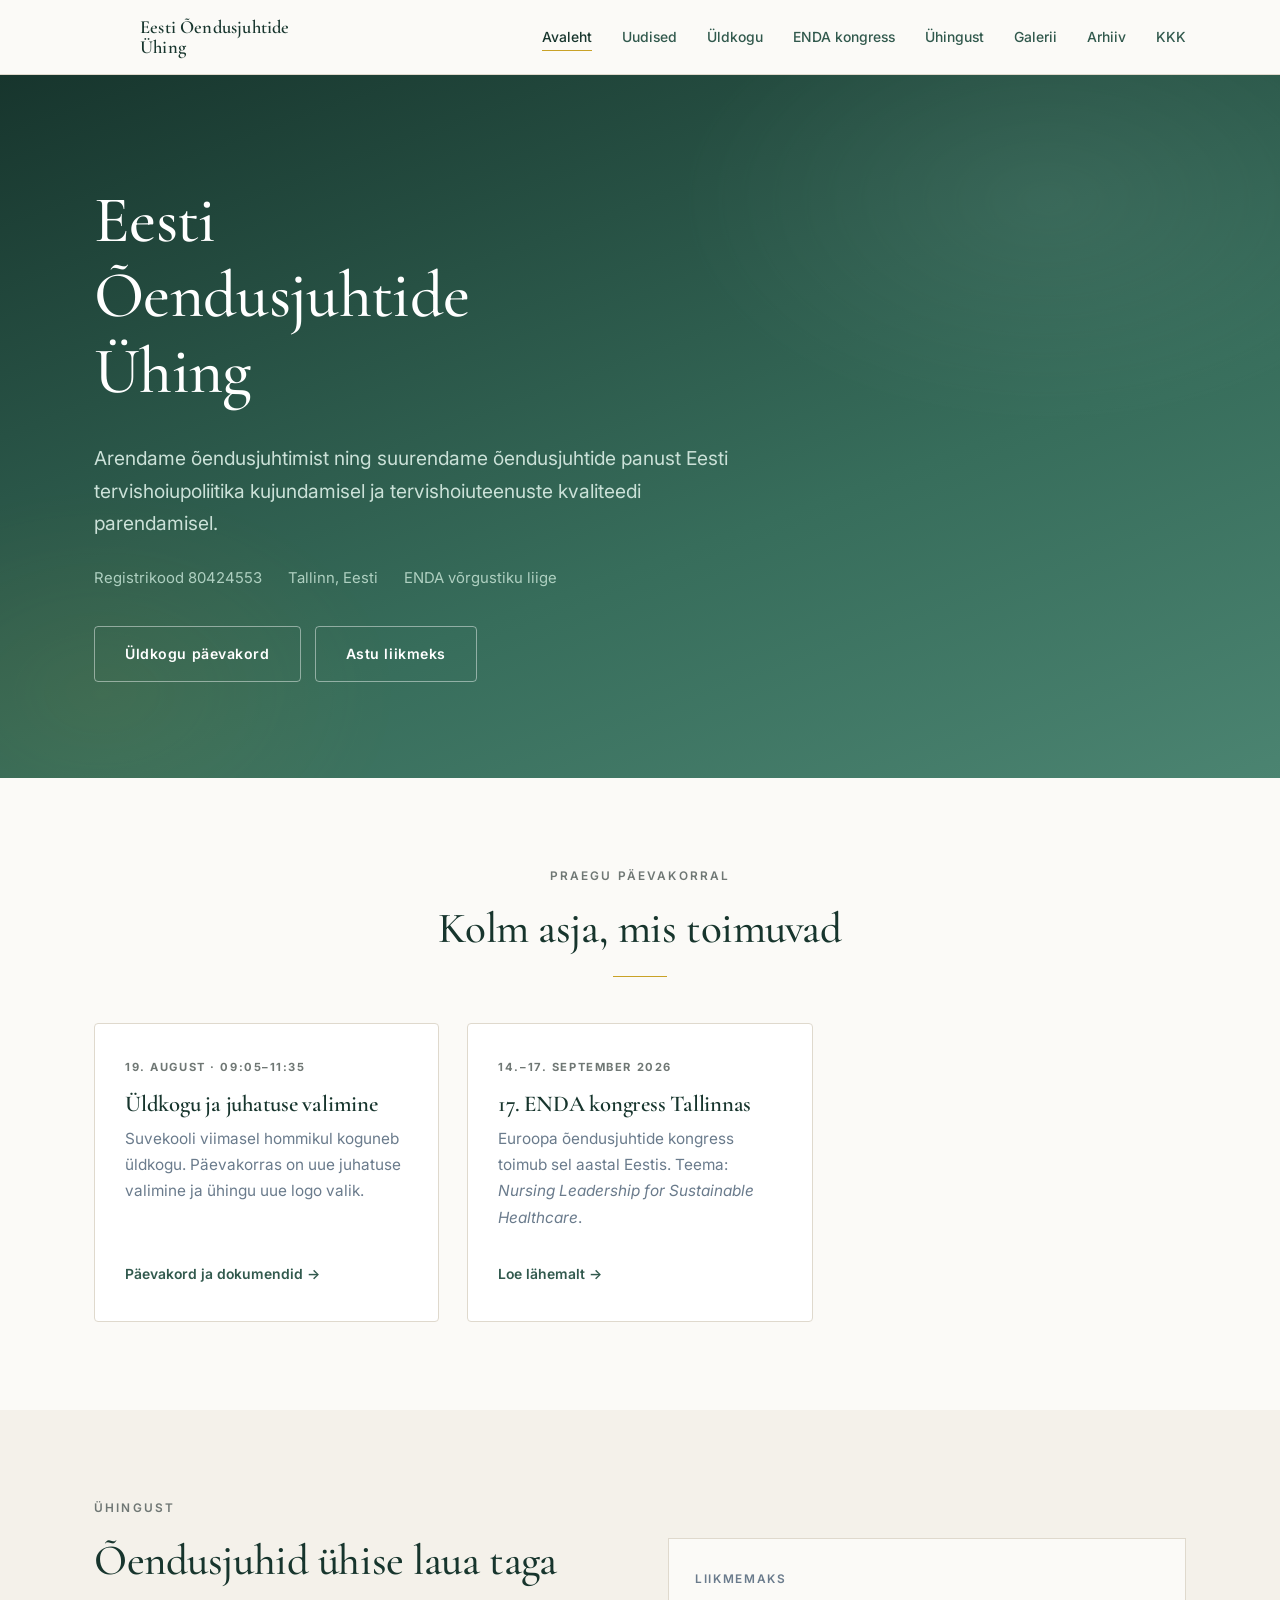
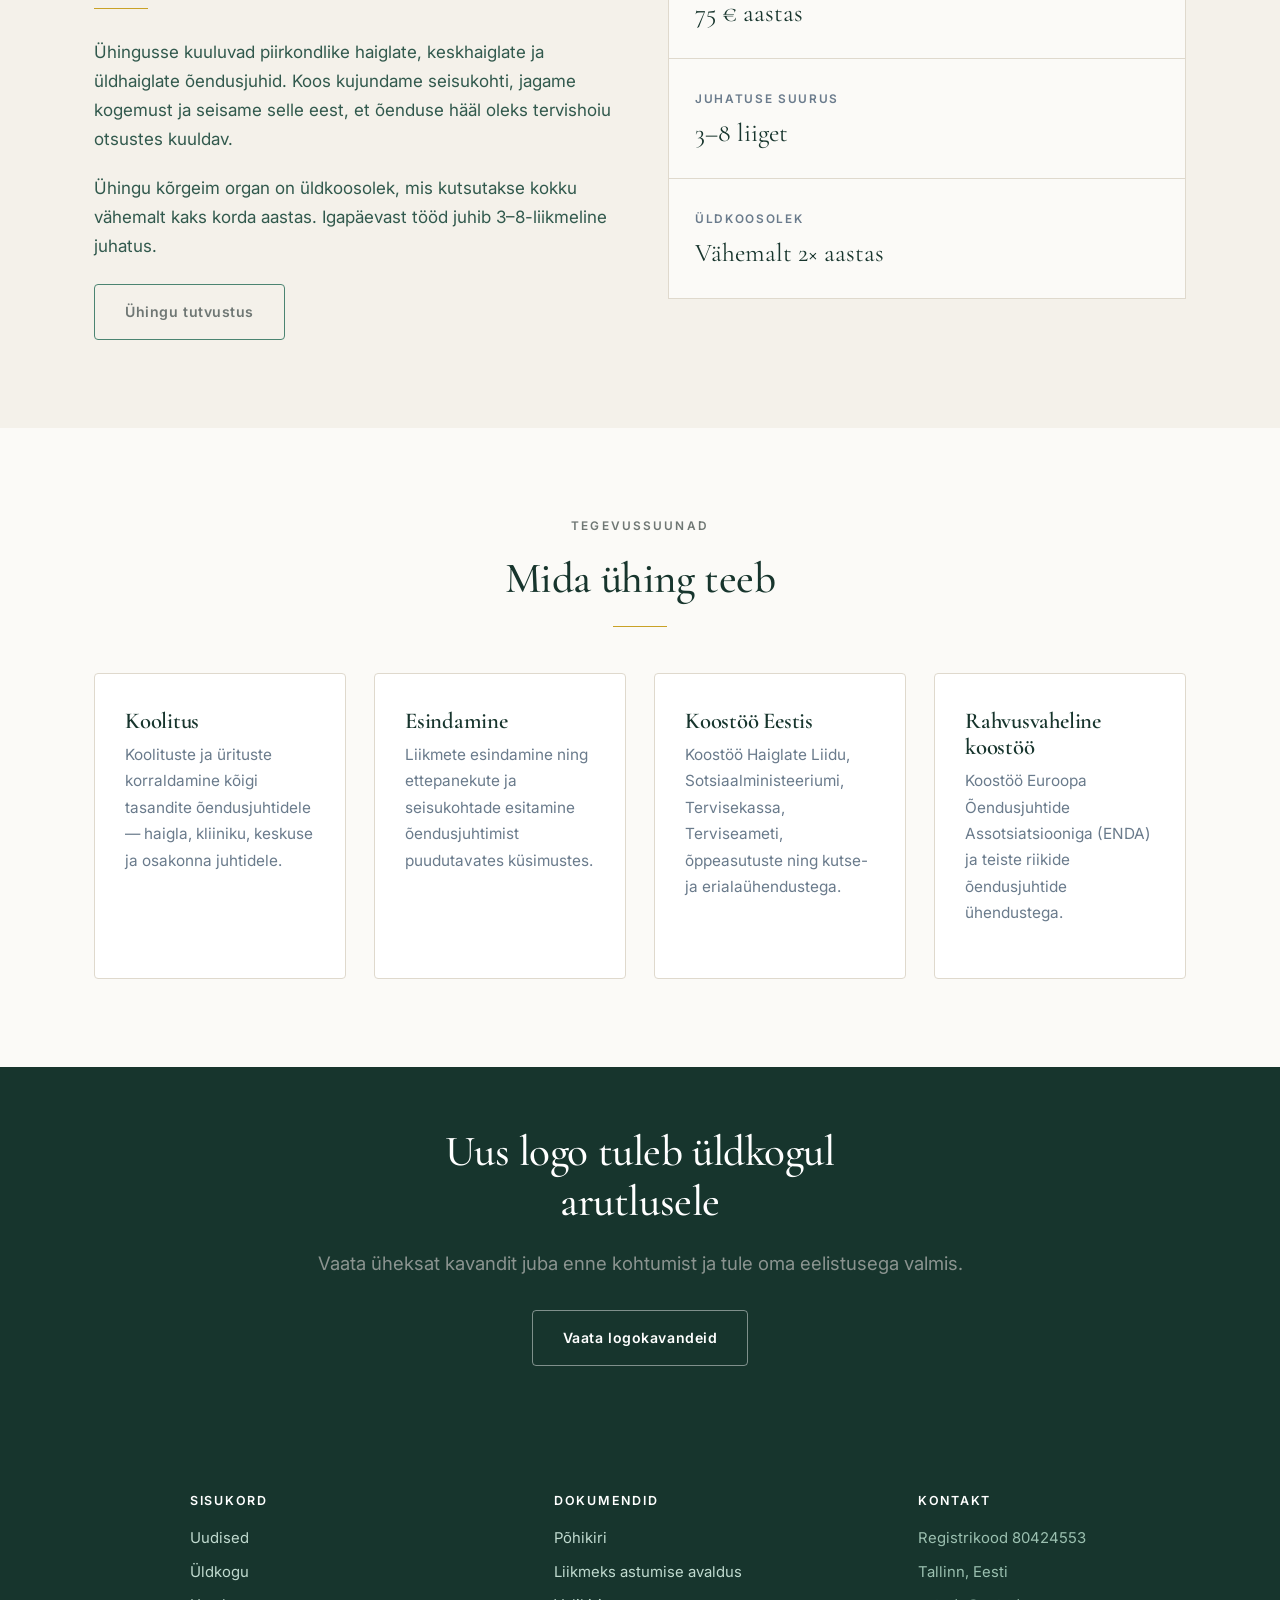
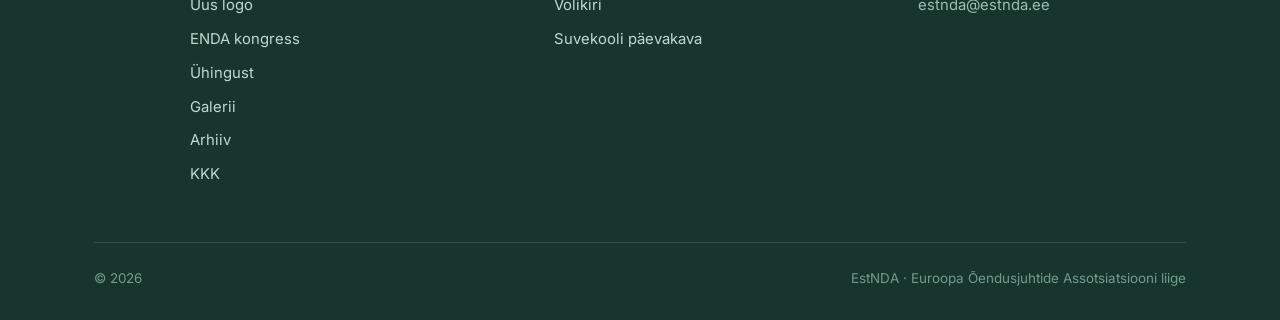
<file: index.html>
<!DOCTYPE html>
<html lang="et">
<head>
<meta charset="utf-8">
<meta name="viewport" content="width=device-width, initial-scale=1">
<title>Eesti Õendusjuhtide Ühing — EstNDA</title>
<meta name="description" content="Eesti Õendusjuhtide Ühing arendab õendusjuhtimist ja suurendab õendusjuhtide panust Eesti tervishoiupoliitika kujundamisel.">
<meta property="og:title" content="Eesti Õendusjuhtide Ühing — EstNDA">
<meta property="og:description" content="Eesti Õendusjuhtide Ühing arendab õendusjuhtimist ja suurendab õendusjuhtide panust Eesti tervishoiupoliitika kujundamisel.">
<meta property="og:type" content="website">
<link rel="icon" href="assets/eoju-logo.png">
<link rel="stylesheet" href="styles.css">
</head>
<body>

<header class="nav">
  <div class="wrap nav__inner">
    <a class='nav__logo' href='/'>
      <span class="nav__logo-placeholder" aria-hidden="true"></span>
      <span>Eesti Õendusjuhtide<br>Ühing</span>
    </a>
    <button class="nav__toggle" aria-label="Ava menüü" aria-expanded="false" aria-controls="peamenuu">
      <span></span><span></span><span></span>
    </button>
    <nav>
      <ul class="nav__links" id="peamenuu">
          <li><a aria-current='page' href='/'>Avaleht</a></li>
          <li><a href='/uudised'>Uudised</a></li>
          <li><a href='/uldkogu'>Üldkogu</a></li>
          <li><a href='/enda2026'>ENDA kongress</a></li>
          <li><a href='/uhingust'>Ühingust</a></li>
          <li><a href='/galerii'>Galerii</a></li>
          <li><a href='/arhiiv'>Arhiiv</a></li>
          <li><a href='/kkk'>KKK</a></li>
      </ul>
    </nav>
  </div>
</header>

<main>

<section class="hero">
  <div class="wrap">
    <h1>Eesti Õendusjuhtide Ühing</h1>
    <p class="lead">Arendame õendusjuhtimist ning suurendame õendusjuhtide panust Eesti
    tervishoiupoliitika kujundamisel ja tervishoiuteenuste kvaliteedi parendamisel.</p>
    <div class="hero__meta">
      <span>Registrikood 80424553</span>
      <span>Tallinn, Eesti</span>
      <span>ENDA võrgustiku liige</span>
    </div>
    <div class="btn-row">
      <a class='btn btn--light' href='/uldkogu'>Üldkogu päevakord</a>
      <a class='btn btn--light' href='/uhingust#liikmeks'>Astu liikmeks</a>
    </div>
  </div>
</section>

<section>
  <div class="wrap">
    <div class="center">
      <span class="eyebrow">Praegu päevakorral</span>
      <h2>Kolm asja, mis toimuvad</h2>
      <hr class="rule rule--center">
    </div>
    <div class="grid grid-3" style="margin-top:46px">

      <a class='card reveal' href='/uldkogu'>
        <span class="card__tag">19. august · 09:05–11:35</span>
        <h3>Üldkogu ja juhatuse valimine</h3>
        <p>Suvekooli viimasel hommikul koguneb üldkogu. Päevakorras on uue juhatuse
        valimine ja ühingu uue logo valik.</p>
        <span class="card__link">Päevakord ja dokumendid</span>
      </a>

      <a class='card reveal' href='/enda2026'>
        <span class="card__tag">14.–17. september 2026</span>
        <h3>17. ENDA kongress Tallinnas</h3>
        <p>Euroopa õendusjuhtide kongress toimub sel aastal Eestis. Teema:
        <em>Nursing Leadership for Sustainable Healthcare</em>.</p>
        <span class="card__link">Loe lähemalt</span>
      </a>

    </div>
  </div>
</section>

<section class="section--paper2">
  <div class="wrap">
    <div class="grid grid-2" style="align-items:center;gap:56px">
      <div class="reveal">
        <span class="eyebrow">Ühingust</span>
        <h2>Õendusjuhid ühise laua taga</h2>
        <hr class="rule">
        <p>Ühingusse kuuluvad piirkondlike haiglate, keskhaiglate ja üldhaiglate
        õendusjuhid. Koos kujundame seisukohti, jagame kogemust ja seisame selle eest,
        et õenduse hääl oleks tervishoiu otsustes kuuldav.</p>
        <p>Ühingu kõrgeim organ on üldkoosolek, mis kutsutakse kokku vähemalt kaks korda
        aastas. Igapäevast tööd juhib 3–8-liikmeline juhatus.</p>
        <div class="btn-row" style="margin-top:22px">
          <a class='btn btn--ghost' href='/uhingust'>Ühingu tutvustus</a>
        </div>
      </div>
      <div class="reveal">
        <dl class="facts" style="grid-template-columns:1fr">
          <div><dt>Liikmemaks</dt><dd>75 € aastas</dd></div>
          <div><dt>Juhatuse suurus</dt><dd>3–8 liiget</dd></div>
          <div><dt>Üldkoosolek</dt><dd>Vähemalt 2× aastas</dd></div>
        </dl>
      </div>
    </div>
  </div>
</section>

<section>
  <div class="wrap">
    <div class="center">
      <span class="eyebrow">Tegevussuunad</span>
      <h2>Mida ühing teeb</h2>
      <hr class="rule rule--center">
    </div>
    <div class="grid grid-4" style="margin-top:46px">
      <div class="card reveal">
        <h3>Koolitus</h3>
        <p>Koolituste ja ürituste korraldamine kõigi tasandite õendusjuhtidele — haigla,
        kliiniku, keskuse ja osakonna juhtidele.</p>
      </div>
      <div class="card reveal">
        <h3>Esindamine</h3>
        <p>Liikmete esindamine ning ettepanekute ja seisukohtade esitamine õendusjuhtimist
        puudutavates küsimustes.</p>
      </div>
      <div class="card reveal">
        <h3>Koostöö Eestis</h3>
        <p>Koostöö Haiglate Liidu, Sotsiaalministeeriumi, Tervisekassa, Terviseameti,
        õppeasutuste ning kutse- ja erialaühendustega.</p>
      </div>
      <div class="card reveal">
        <h3>Rahvusvaheline koostöö</h3>
        <p>Koostöö Euroopa Õendusjuhtide Assotsiatsiooniga (ENDA) ja teiste riikide
        õendusjuhtide ühendustega.</p>
      </div>
    </div>
  </div>
</section>

<section class="section--ink section--tight">
  <div class="wrap center">
    <h2 style="max-width:22ch;margin-inline:auto">Uus logo tuleb üldkogul arutlusele</h2>
    <p class="lead" style="color:#8b9490;max-width:56ch;margin:18px auto 30px">
      Vaata üheksat kavandit juba enne kohtumist ja tule oma eelistusega valmis.</p>
    <a class='btn btn--light' href='/logo'>Vaata logokavandeid</a>
  </div>
</section>
</main>

<footer class="footer">
  <div class="wrap">
    <div class="grid grid-4 footer__grid">
      <div>
        <div class="footer__logo"><span class="footer__logo-placeholder" aria-hidden="true"></span></div>
      </div>
      <div>
        <h4>Sisukord</h4>
        <ul>
          <li><a href='/uudised'>Uudised</a></li>
          <li><a href='/uldkogu'>Üldkogu</a></li>
          <li><a href='/logo'>Uus logo</a></li>
          <li><a href='/enda2026'>ENDA kongress</a></li>
          <li><a href='/uhingust'>Ühingust</a></li>
          <li><a href='/galerii'>Galerii</a></li>
          <li><a href='/arhiiv'>Arhiiv</a></li>
          <li><a href='/kkk'>KKK</a></li>
        </ul>
      </div>
      <div>
        <h4>Dokumendid</h4>
        <ul>
          <li><a href="assets/dokumendid/EOJU-pohikiri.pdf">Põhikiri</a></li>
          <li><a href="assets/dokumendid/Liikmeks-astumise-avaldus.docx">Liikmeks astumise avaldus</a></li>
          <li><a href="assets/dokumendid/Volikiri.doc">Volikiri</a></li>
          <li><a href="assets/dokumendid/EOJU-suvekool-2026-paevakava.pdf">Suvekooli päevakava</a></li>
        </ul>
      </div>
      <div>
        <h4>Kontakt</h4>
        <ul>
          <li>Registrikood 80424553</li>
          <li>Tallinn, Eesti</li>
          <li>estnda@estnda.ee</li>
        </ul>
      </div>
    </div>
    <div class="footer__bottom">
      <span>&copy; 2026</span>
      <span>EstNDA &middot; Euroopa Õendusjuhtide Assotsiatsiooni liige</span>
    </div>
  </div>
</footer>

<script src="script.js"></script>
</body>
</html>
</file>
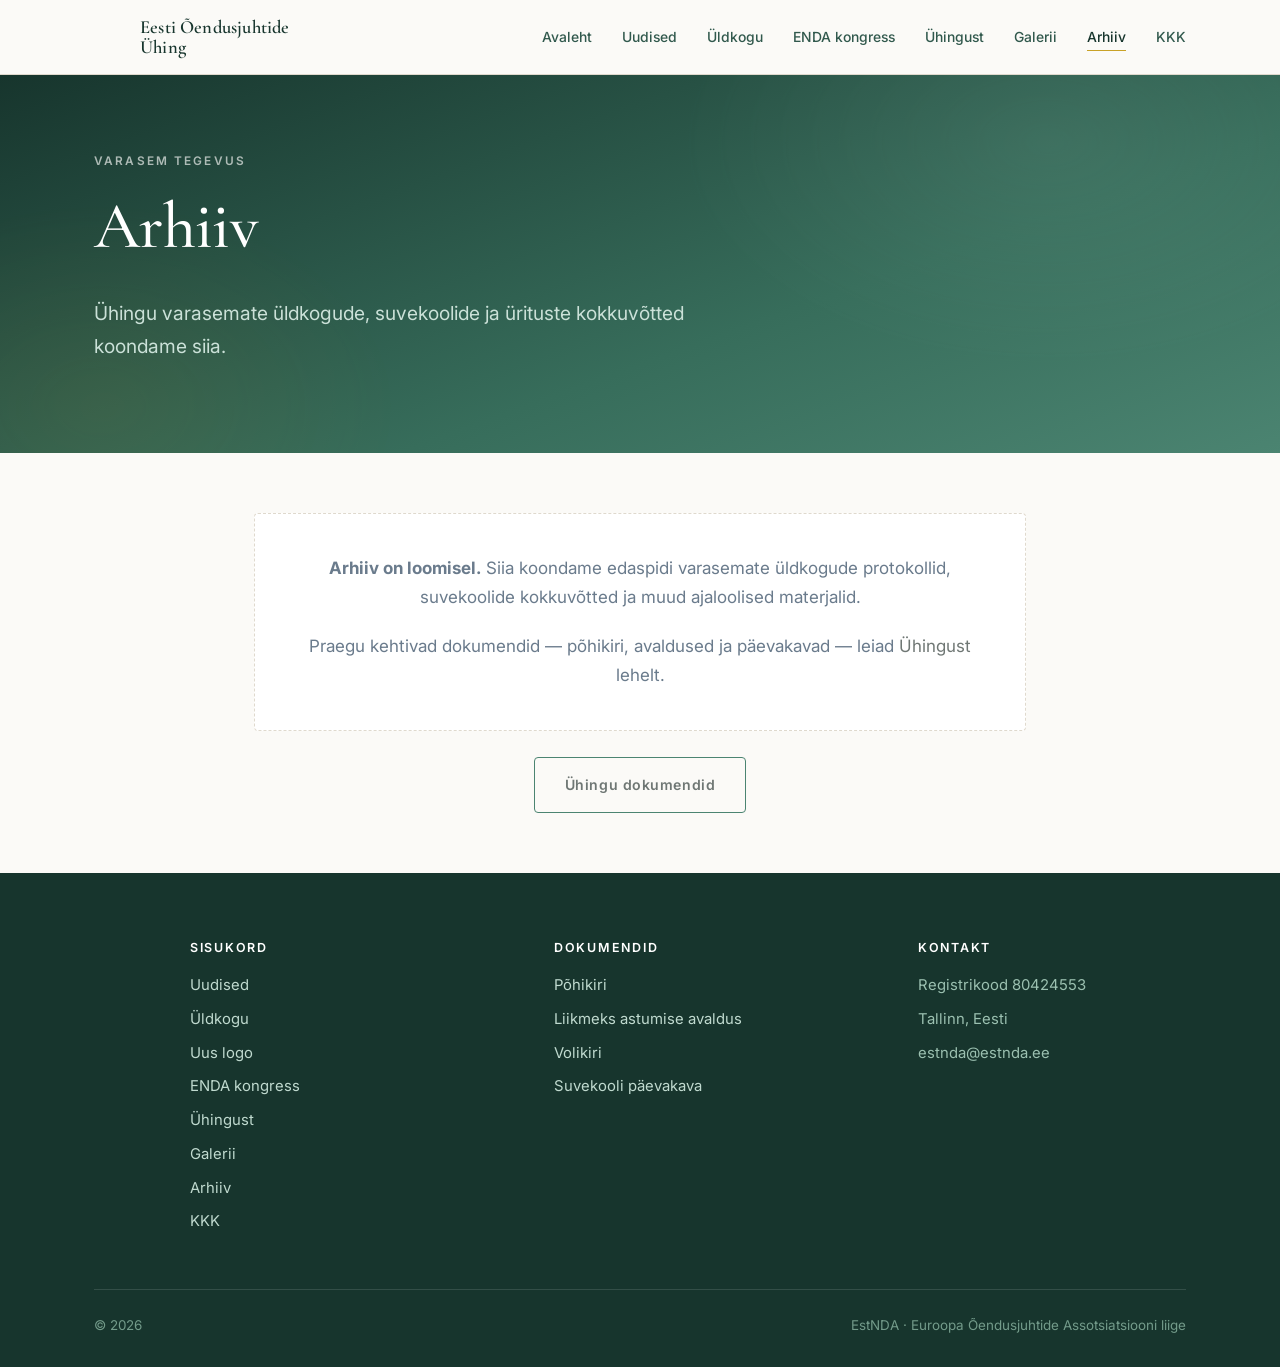
<file: arhiiv.html>
<!DOCTYPE html>
<html lang="et">
<head>
<meta charset="utf-8">
<meta name="viewport" content="width=device-width, initial-scale=1">
<title>Arhiiv — Eesti Õendusjuhtide Ühing</title>
<meta name="description" content="EÕJÜ varasemate ürituste kokkuvõtted ja dokumendid.">
<meta property="og:title" content="Arhiiv — Eesti Õendusjuhtide Ühing">
<meta property="og:description" content="EÕJÜ varasemate ürituste kokkuvõtted ja dokumendid.">
<meta property="og:type" content="website">
<link rel="icon" href="assets/eoju-logo.png">
<link rel="stylesheet" href="styles.css">
</head>
<body>

<header class="nav">
  <div class="wrap nav__inner">
    <a class='nav__logo' href='/'>
      <span class="nav__logo-placeholder" aria-hidden="true"></span>
      <span>Eesti Õendusjuhtide<br>Ühing</span>
    </a>
    <button class="nav__toggle" aria-label="Ava menüü" aria-expanded="false" aria-controls="peamenuu">
      <span></span><span></span><span></span>
    </button>
    <nav>
      <ul class="nav__links" id="peamenuu">
          <li><a href='/'>Avaleht</a></li>
          <li><a href='/uudised'>Uudised</a></li>
          <li><a href='/uldkogu'>Üldkogu</a></li>
          <li><a href='/enda2026'>ENDA kongress</a></li>
          <li><a href='/uhingust'>Ühingust</a></li>
          <li><a href='/galerii'>Galerii</a></li>
          <li><a aria-current='page' href='/arhiiv'>Arhiiv</a></li>
          <li><a href='/kkk'>KKK</a></li>
      </ul>
    </nav>
  </div>
</header>

<main>

<section class="hero hero--compact">
  <div class="wrap">
    <span class="eyebrow eyebrow--light">Varasem tegevus</span>
    <h1>Arhiiv</h1>
    <p class="lead">Ühingu varasemate üldkogude, suvekoolide ja ürituste kokkuvõtted koondame siia.</p>
  </div>
</section>

<section class="section--tight">
  <div class="wrap wrap--narrow">
    <div class="empty reveal">
      <p><strong>Arhiiv on loomisel.</strong> Siia koondame edaspidi varasemate üldkogude
      protokollid, suvekoolide kokkuvõtted ja muud ajaloolised materjalid.</p>
      <p>Praegu kehtivad dokumendid — põhikiri, avaldused ja päevakavad — leiad
      <a href="/uhingust">Ühingust</a> lehelt.</p>
    </div>
    <div class="btn-row" style="justify-content:center;margin-top:26px">
      <a class="btn btn--ghost" href="/uhingust">Ühingu dokumendid</a>
    </div>
  </div>
</section>
</main>

<footer class="footer">
  <div class="wrap">
    <div class="grid grid-4 footer__grid">
      <div>
        <div class="footer__logo"><span class="footer__logo-placeholder" aria-hidden="true"></span></div>
      </div>
      <div>
        <h4>Sisukord</h4>
        <ul>
          <li><a href='/uudised'>Uudised</a></li>
          <li><a href='/uldkogu'>Üldkogu</a></li>
          <li><a href='/logo'>Uus logo</a></li>
          <li><a href='/enda2026'>ENDA kongress</a></li>
          <li><a href='/uhingust'>Ühingust</a></li>
          <li><a href='/galerii'>Galerii</a></li>
          <li><a aria-current='page' href='/arhiiv'>Arhiiv</a></li>
          <li><a href='/kkk'>KKK</a></li>
        </ul>
      </div>
      <div>
        <h4>Dokumendid</h4>
        <ul>
          <li><a href="assets/dokumendid/EOJU-pohikiri.pdf">Põhikiri</a></li>
          <li><a href="assets/dokumendid/Liikmeks-astumise-avaldus.docx">Liikmeks astumise avaldus</a></li>
          <li><a href="assets/dokumendid/Volikiri.doc">Volikiri</a></li>
          <li><a href="assets/dokumendid/EOJU-suvekool-2026-paevakava.pdf">Suvekooli päevakava</a></li>
        </ul>
      </div>
      <div>
        <h4>Kontakt</h4>
        <ul>
          <li>Registrikood 80424553</li>
          <li>Tallinn, Eesti</li>
          <li>estnda@estnda.ee</li>
        </ul>
      </div>
    </div>
    <div class="footer__bottom">
      <span>&copy; 2026</span>
      <span>EstNDA &middot; Euroopa Õendusjuhtide Assotsiatsiooni liige</span>
    </div>
  </div>
</footer>

<script src="script.js"></script>
</body>
</html>
</file>
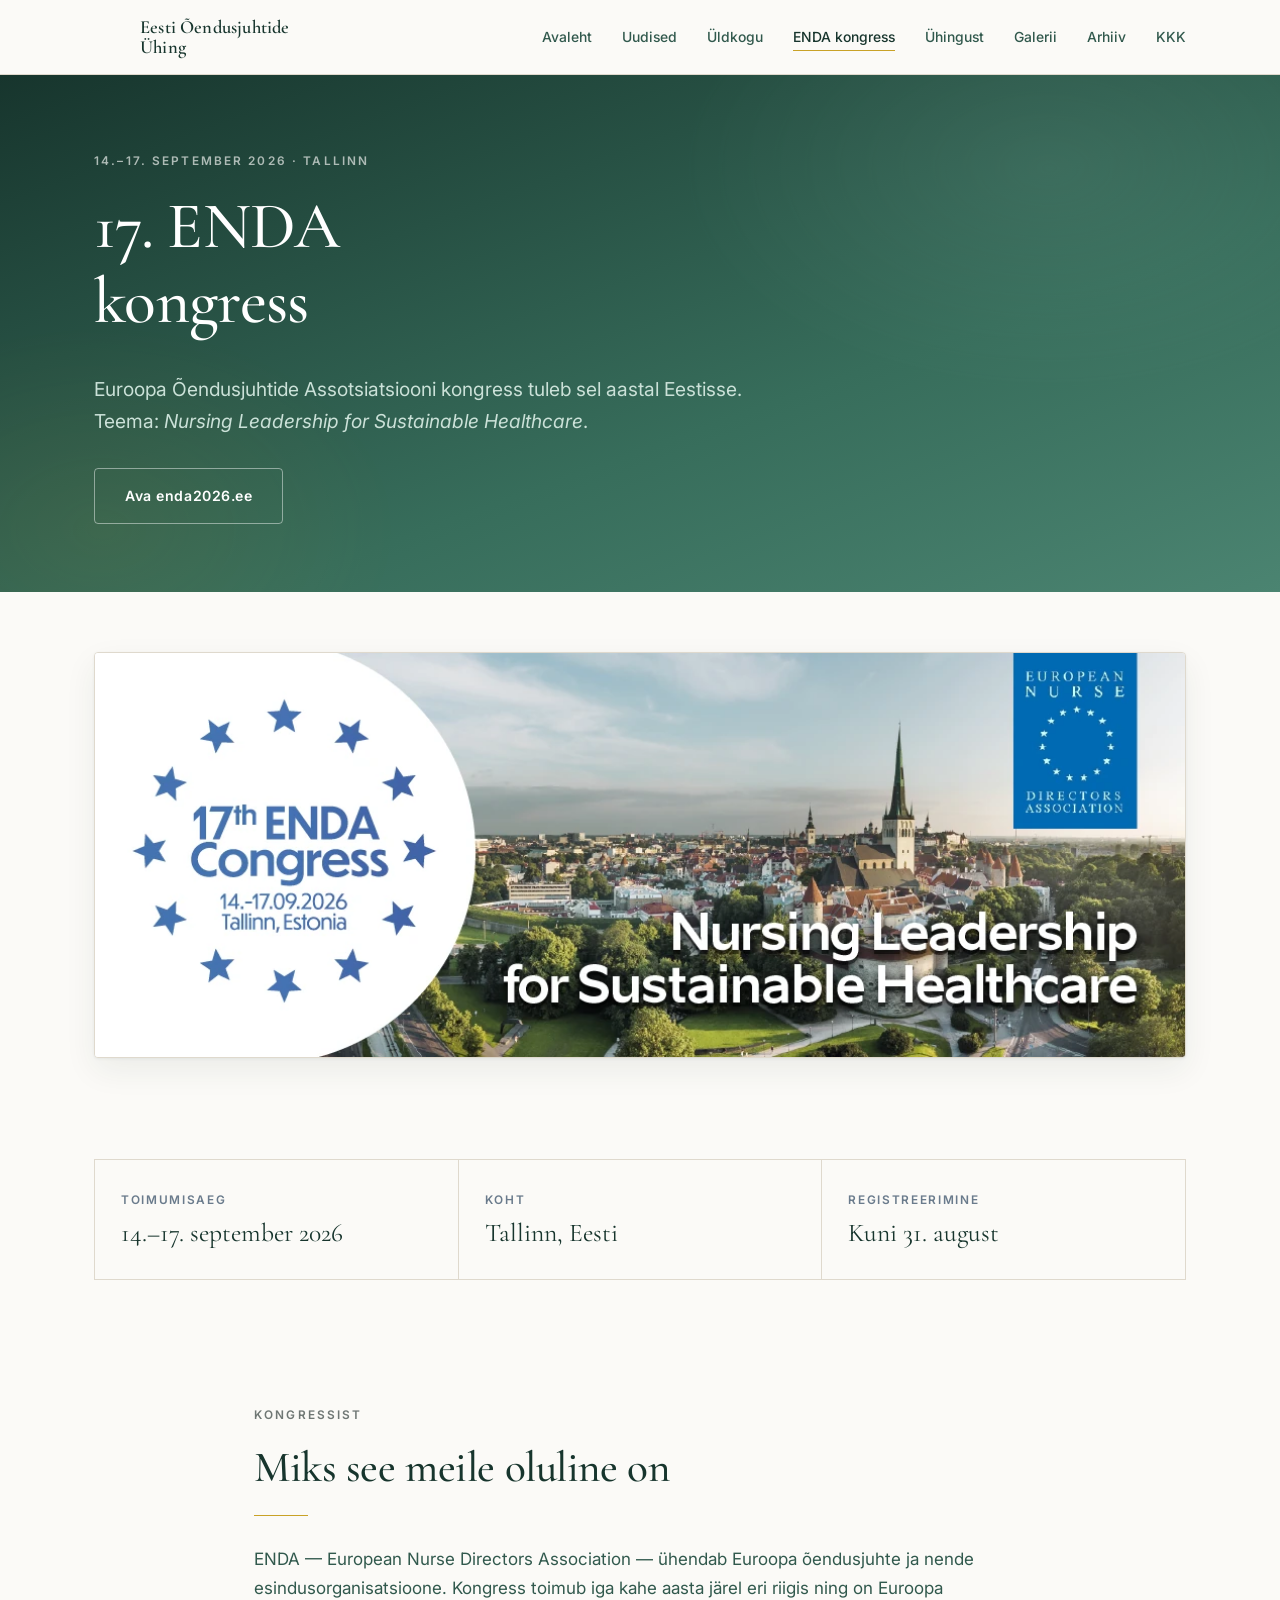
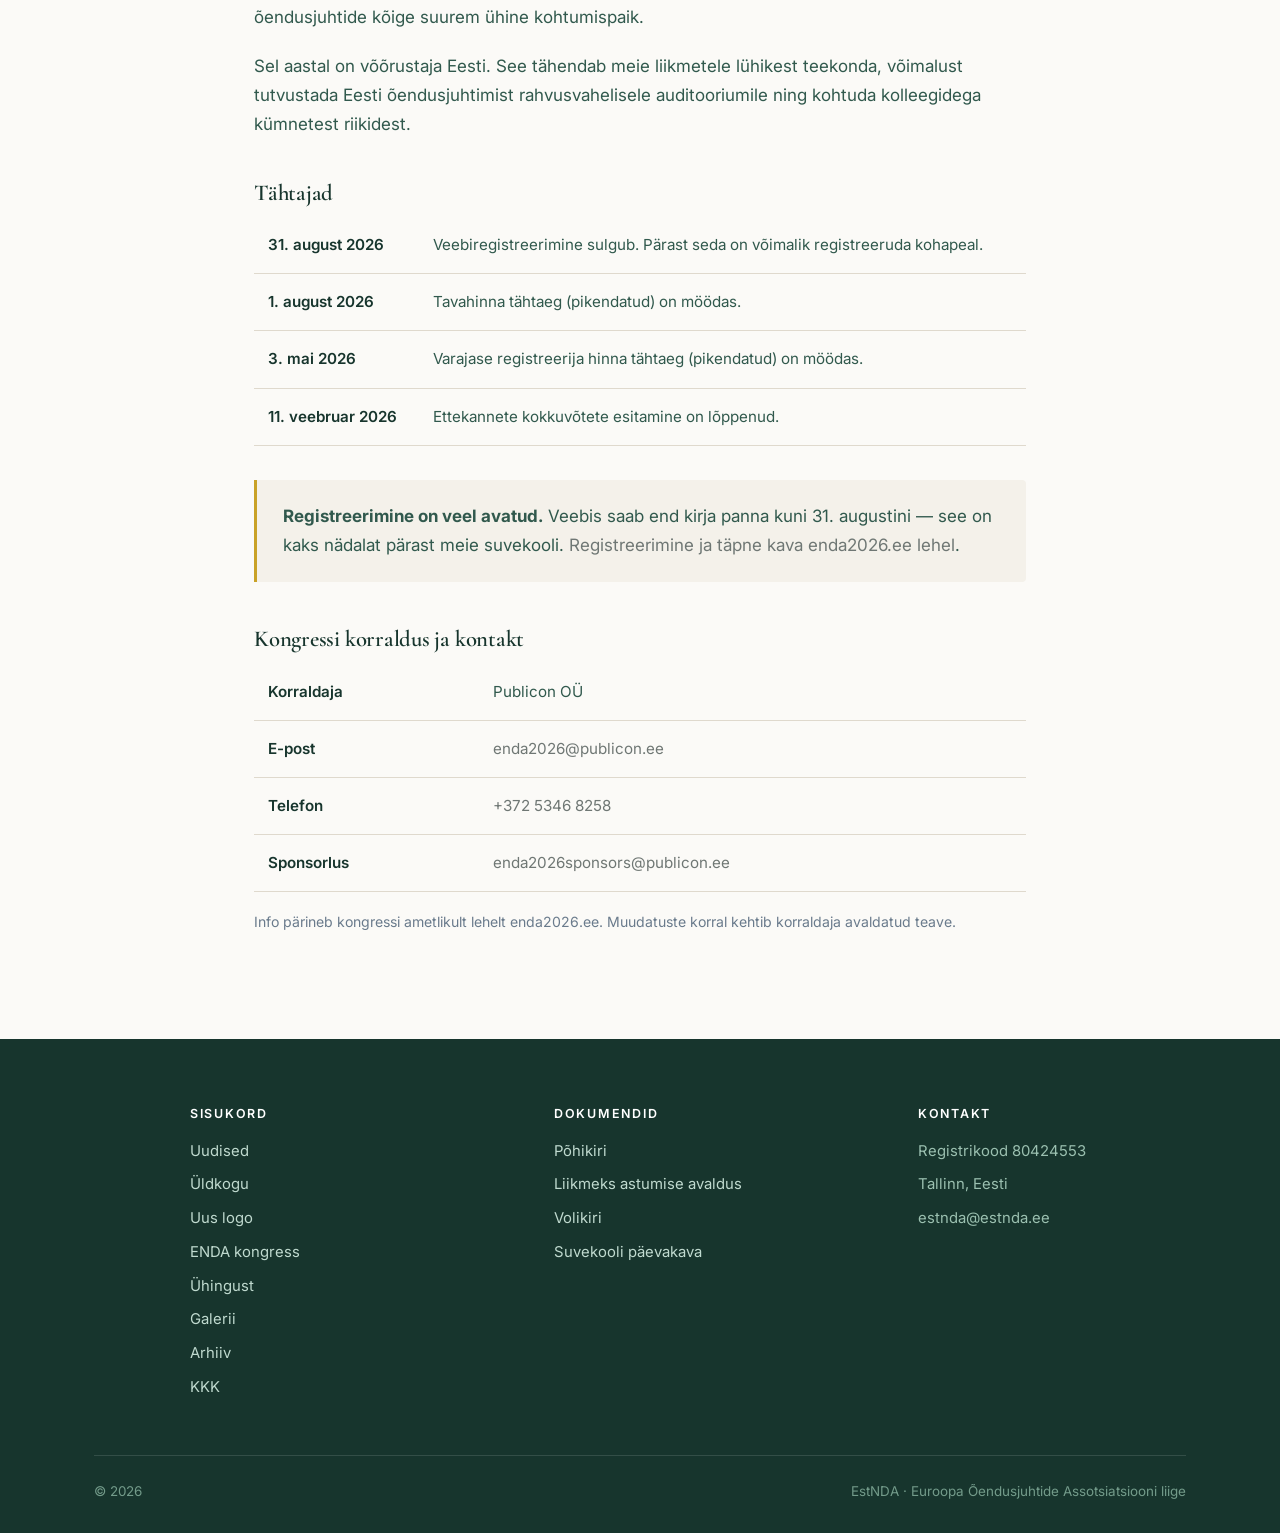
<file: enda2026.html>
<!DOCTYPE html>
<html lang="et">
<head>
<meta charset="utf-8">
<meta name="viewport" content="width=device-width, initial-scale=1">
<title>17. ENDA kongress 2026 Tallinnas — Eesti Õendusjuhtide Ühing</title>
<meta name="description" content="17th ENDA Congress 14.–17. septembril 2026 Tallinnas. Teema: Nursing Leadership for Sustainable Healthcare.">
<meta property="og:title" content="17. ENDA kongress 2026 Tallinnas — Eesti Õendusjuhtide Ühing">
<meta property="og:description" content="17th ENDA Congress 14.–17. septembril 2026 Tallinnas. Teema: Nursing Leadership for Sustainable Healthcare.">
<meta property="og:type" content="website">
<link rel="icon" href="assets/eoju-logo.png">
<link rel="stylesheet" href="styles.css">
</head>
<body>

<header class="nav">
  <div class="wrap nav__inner">
    <a class='nav__logo' href='/'>
      <span class="nav__logo-placeholder" aria-hidden="true"></span>
      <span>Eesti Õendusjuhtide<br>Ühing</span>
    </a>
    <button class="nav__toggle" aria-label="Ava menüü" aria-expanded="false" aria-controls="peamenuu">
      <span></span><span></span><span></span>
    </button>
    <nav>
      <ul class="nav__links" id="peamenuu">
          <li><a href='/'>Avaleht</a></li>
          <li><a href='/uudised'>Uudised</a></li>
          <li><a href='/uldkogu'>Üldkogu</a></li>
          <li><a aria-current='page' href='/enda2026'>ENDA kongress</a></li>
          <li><a href='/uhingust'>Ühingust</a></li>
          <li><a href='/galerii'>Galerii</a></li>
          <li><a href='/arhiiv'>Arhiiv</a></li>
          <li><a href='/kkk'>KKK</a></li>
      </ul>
    </nav>
  </div>
</header>

<main>

<section class="hero hero--compact">
  <div class="wrap">
    <span class="eyebrow eyebrow--light">14.–17. september 2026 · Tallinn</span>
    <h1>17. ENDA kongress</h1>
    <p class="lead">Euroopa Õendusjuhtide Assotsiatsiooni kongress tuleb sel aastal Eestisse.
    Teema: <em>Nursing Leadership for Sustainable Healthcare</em>.</p>
    <div class="btn-row" style="margin-top:30px">
      <a class="btn btn--light" href="https://enda2026.ee/" target="_blank" rel="noopener">Ava enda2026.ee</a>
    </div>
  </div>
</section>

<section class="section--tight">
  <div class="wrap">
    <div class="banner reveal">
      <a href="https://enda2026.ee/" target="_blank" rel="noopener">
        <img src="assets/enda2026-banner.webp"
             alt="17th ENDA Congress, 14.–17.09.2026, Tallinn, Estonia — Nursing Leadership for Sustainable Healthcare">
      </a>
    </div>
  </div>
</section>

<section style="padding-top:24px">
  <div class="wrap">
    <dl class="facts reveal">
      <div><dt>Toimumisaeg</dt><dd>14.–17. september 2026</dd></div>
      <div><dt>Koht</dt><dd>Tallinn, Eesti</dd></div>
      <div><dt>Registreerimine</dt><dd>Kuni 31. august</dd></div>
    </dl>
  </div>
</section>

<section style="padding-top:20px">
  <div class="wrap wrap--narrow">
    <span class="eyebrow">Kongressist</span>
    <h2>Miks see meile oluline on</h2>
    <hr class="rule">
    <p>ENDA — European Nurse Directors Association — ühendab Euroopa õendusjuhte ja nende
    esindusorganisatsioone. Kongress toimub iga kahe aasta järel eri riigis ning on Euroopa
    õendusjuhtide kõige suurem ühine kohtumispaik.</p>
    <p>Sel aastal on võõrustaja Eesti. See tähendab meie liikmetele lühikest teekonda,
    võimalust tutvustada Eesti õendusjuhtimist rahvusvahelisele auditooriumile ning kohtuda
    kolleegidega kümnetest riikidest.</p>

    <h3 style="margin-top:40px">Tähtajad</h3>
    <table class="table reveal">
      <tbody>
        <tr><td>31. august 2026</td><td>Veebiregistreerimine sulgub. Pärast seda on võimalik registreeruda kohapeal.</td></tr>
        <tr><td>1. august 2026</td><td>Tavahinna tähtaeg (pikendatud) on möödas.</td></tr>
        <tr><td>3. mai 2026</td><td>Varajase registreerija hinna tähtaeg (pikendatud) on möödas.</td></tr>
        <tr><td>11. veebruar 2026</td><td>Ettekannete kokkuvõtete esitamine on lõppenud.</td></tr>
      </tbody>
    </table>

    <div class="note reveal" style="margin-top:34px">
      <p><strong>Registreerimine on veel avatud.</strong> Veebis saab end kirja panna kuni
      31. augustini — see on kaks nädalat pärast meie suvekooli.
      <a href="https://enda2026.ee/" target="_blank" rel="noopener">Registreerimine ja täpne kava enda2026.ee lehel</a>.</p>
    </div>

    <h3 style="margin-top:44px">Kongressi korraldus ja kontakt</h3>
    <table class="table reveal">
      <tbody>
        <tr><td>Korraldaja</td><td>Publicon OÜ</td></tr>
        <tr><td>E-post</td><td><a href="mailto:enda2026@publicon.ee">enda2026@publicon.ee</a></td></tr>
        <tr><td>Telefon</td><td><a href="tel:+37253468258">+372 5346 8258</a></td></tr>
        <tr><td>Sponsorlus</td><td><a href="mailto:enda2026sponsors@publicon.ee">enda2026sponsors@publicon.ee</a></td></tr>
      </tbody>
    </table>
    <p style="font-size:.88rem;color:var(--muted);margin-top:18px">Info pärineb kongressi
    ametlikult lehelt enda2026.ee. Muudatuste korral kehtib korraldaja avaldatud teave.</p>
  </div>
</section>
</main>

<footer class="footer">
  <div class="wrap">
    <div class="grid grid-4 footer__grid">
      <div>
        <div class="footer__logo"><span class="footer__logo-placeholder" aria-hidden="true"></span></div>
      </div>
      <div>
        <h4>Sisukord</h4>
        <ul>
          <li><a href='/uudised'>Uudised</a></li>
          <li><a href='/uldkogu'>Üldkogu</a></li>
          <li><a href='/logo'>Uus logo</a></li>
          <li><a href='/enda2026'>ENDA kongress</a></li>
          <li><a href='/uhingust'>Ühingust</a></li>
          <li><a href='/galerii'>Galerii</a></li>
          <li><a href='/arhiiv'>Arhiiv</a></li>
          <li><a href='/kkk'>KKK</a></li>
        </ul>
      </div>
      <div>
        <h4>Dokumendid</h4>
        <ul>
          <li><a href="assets/dokumendid/EOJU-pohikiri.pdf">Põhikiri</a></li>
          <li><a href="assets/dokumendid/Liikmeks-astumise-avaldus.docx">Liikmeks astumise avaldus</a></li>
          <li><a href="assets/dokumendid/Volikiri.doc">Volikiri</a></li>
          <li><a href="assets/dokumendid/EOJU-suvekool-2026-paevakava.pdf">Suvekooli päevakava</a></li>
        </ul>
      </div>
      <div>
        <h4>Kontakt</h4>
        <ul>
          <li>Registrikood 80424553</li>
          <li>Tallinn, Eesti</li>
          <li>estnda@estnda.ee</li>
        </ul>
      </div>
    </div>
    <div class="footer__bottom">
      <span>&copy; 2026</span>
      <span>EstNDA &middot; Euroopa Õendusjuhtide Assotsiatsiooni liige</span>
    </div>
  </div>
</footer>

<script src="script.js"></script>
</body>
</html>
</file>
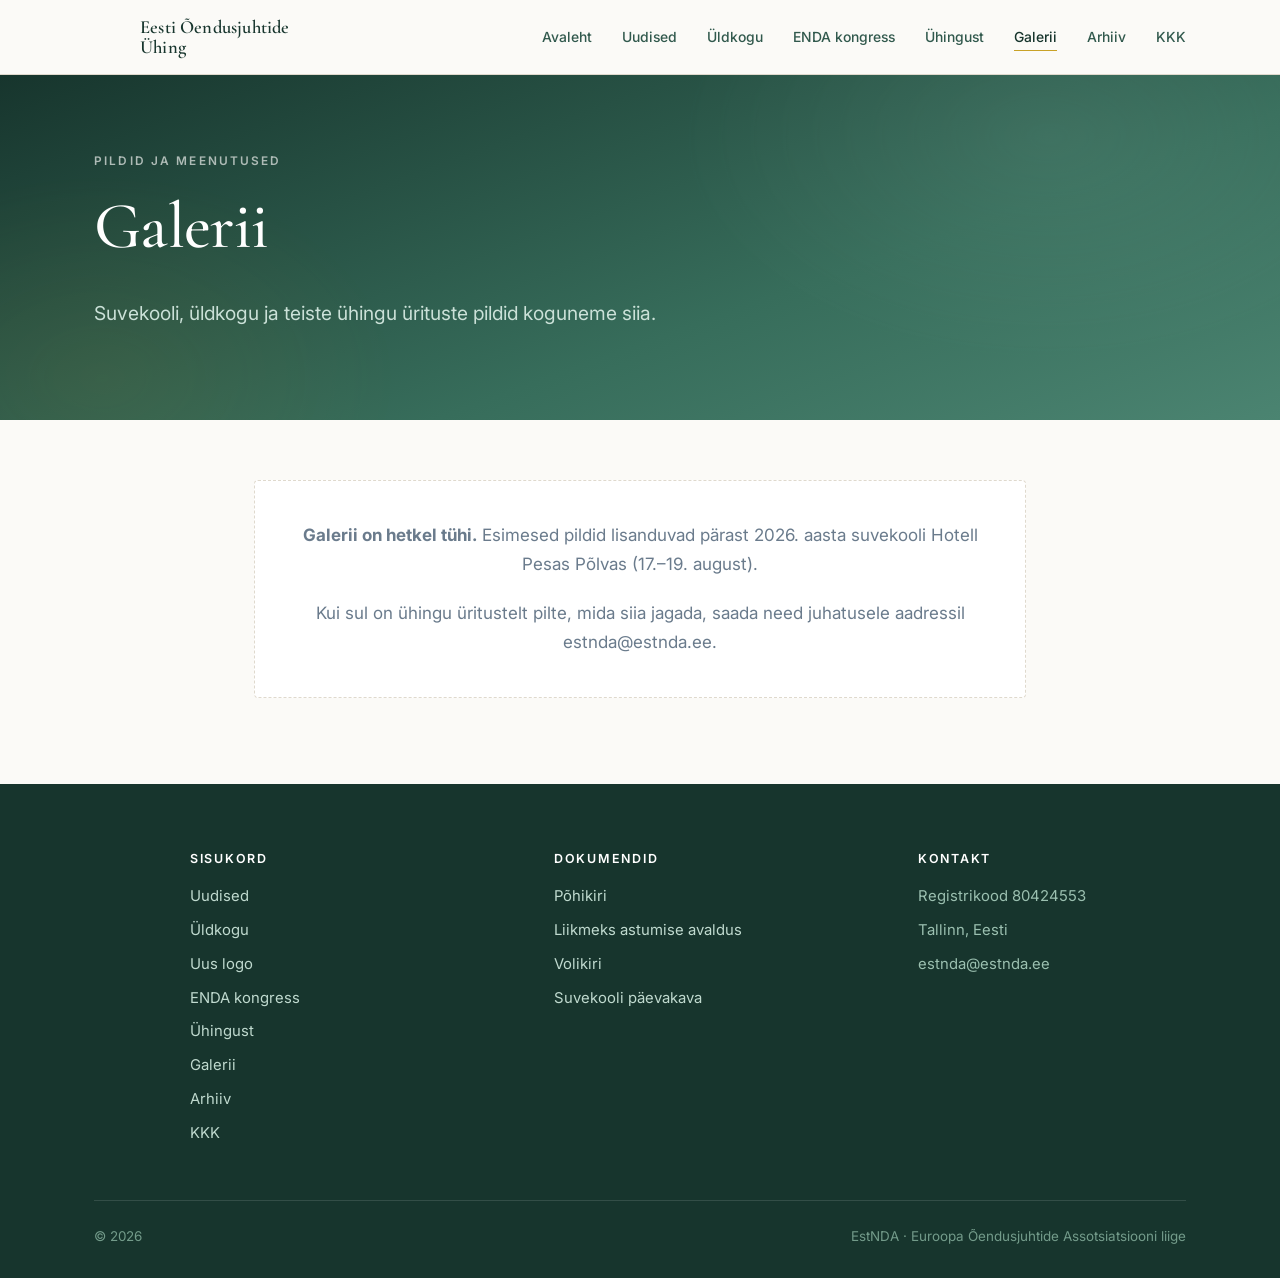
<file: galerii.html>
<!DOCTYPE html>
<html lang="et">
<head>
<meta charset="utf-8">
<meta name="viewport" content="width=device-width, initial-scale=1">
<title>Galerii — Eesti Õendusjuhtide Ühing</title>
<meta name="description" content="EÕJÜ ürituste pildid ja meenutused.">
<meta property="og:title" content="Galerii — Eesti Õendusjuhtide Ühing">
<meta property="og:description" content="EÕJÜ ürituste pildid ja meenutused.">
<meta property="og:type" content="website">
<link rel="icon" href="assets/eoju-logo.png">
<link rel="stylesheet" href="styles.css">
</head>
<body>

<header class="nav">
  <div class="wrap nav__inner">
    <a class='nav__logo' href='/'>
      <span class="nav__logo-placeholder" aria-hidden="true"></span>
      <span>Eesti Õendusjuhtide<br>Ühing</span>
    </a>
    <button class="nav__toggle" aria-label="Ava menüü" aria-expanded="false" aria-controls="peamenuu">
      <span></span><span></span><span></span>
    </button>
    <nav>
      <ul class="nav__links" id="peamenuu">
          <li><a href='/'>Avaleht</a></li>
          <li><a href='/uudised'>Uudised</a></li>
          <li><a href='/uldkogu'>Üldkogu</a></li>
          <li><a href='/enda2026'>ENDA kongress</a></li>
          <li><a href='/uhingust'>Ühingust</a></li>
          <li><a aria-current='page' href='/galerii'>Galerii</a></li>
          <li><a href='/arhiiv'>Arhiiv</a></li>
          <li><a href='/kkk'>KKK</a></li>
      </ul>
    </nav>
  </div>
</header>

<main>

<section class="hero hero--compact">
  <div class="wrap">
    <span class="eyebrow eyebrow--light">Pildid ja meenutused</span>
    <h1>Galerii</h1>
    <p class="lead">Suvekooli, üldkogu ja teiste ühingu ürituste pildid koguneme siia.</p>
  </div>
</section>

<section class="section--tight">
  <div class="wrap wrap--narrow">
    <div class="empty reveal">
      <p><strong>Galerii on hetkel tühi.</strong> Esimesed pildid lisanduvad pärast 2026. aasta
      suvekooli Hotell Pesas Põlvas (17.–19. august).</p>
      <p>Kui sul on ühingu üritustelt pilte, mida siia jagada, saada need juhatusele
      aadressil estnda@estnda.ee.</p>
    </div>
    <div class="btn-row" style="justify-content:center;margin-top:26px">
    </div>
  </div>
</section>
</main>

<footer class="footer">
  <div class="wrap">
    <div class="grid grid-4 footer__grid">
      <div>
        <div class="footer__logo"><span class="footer__logo-placeholder" aria-hidden="true"></span></div>
      </div>
      <div>
        <h4>Sisukord</h4>
        <ul>
          <li><a href='/uudised'>Uudised</a></li>
          <li><a href='/uldkogu'>Üldkogu</a></li>
          <li><a href='/logo'>Uus logo</a></li>
          <li><a href='/enda2026'>ENDA kongress</a></li>
          <li><a href='/uhingust'>Ühingust</a></li>
          <li><a aria-current='page' href='/galerii'>Galerii</a></li>
          <li><a href='/arhiiv'>Arhiiv</a></li>
          <li><a href='/kkk'>KKK</a></li>
        </ul>
      </div>
      <div>
        <h4>Dokumendid</h4>
        <ul>
          <li><a href="assets/dokumendid/EOJU-pohikiri.pdf">Põhikiri</a></li>
          <li><a href="assets/dokumendid/Liikmeks-astumise-avaldus.docx">Liikmeks astumise avaldus</a></li>
          <li><a href="assets/dokumendid/Volikiri.doc">Volikiri</a></li>
          <li><a href="assets/dokumendid/EOJU-suvekool-2026-paevakava.pdf">Suvekooli päevakava</a></li>
        </ul>
      </div>
      <div>
        <h4>Kontakt</h4>
        <ul>
          <li>Registrikood 80424553</li>
          <li>Tallinn, Eesti</li>
          <li>estnda@estnda.ee</li>
        </ul>
      </div>
    </div>
    <div class="footer__bottom">
      <span>&copy; 2026</span>
      <span>EstNDA &middot; Euroopa Õendusjuhtide Assotsiatsiooni liige</span>
    </div>
  </div>
</footer>

<script src="script.js"></script>
</body>
</html>
</file>
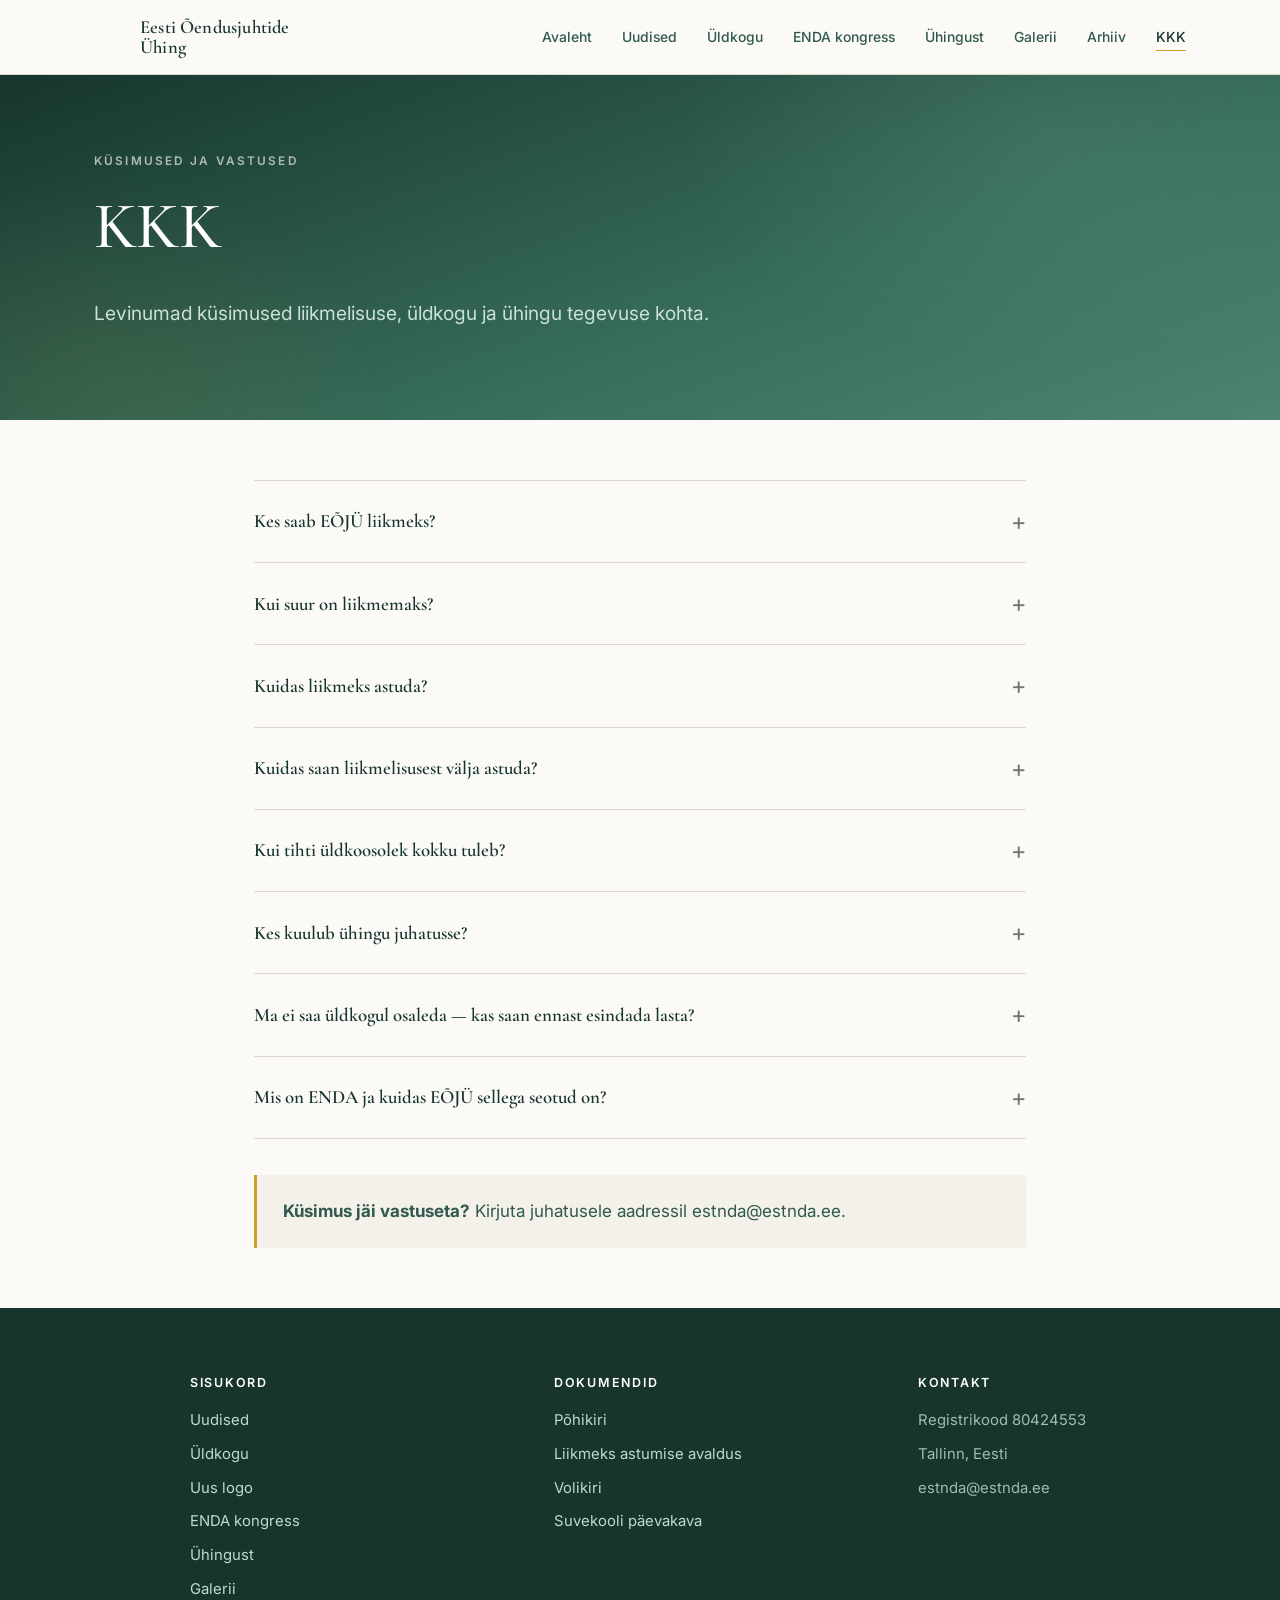
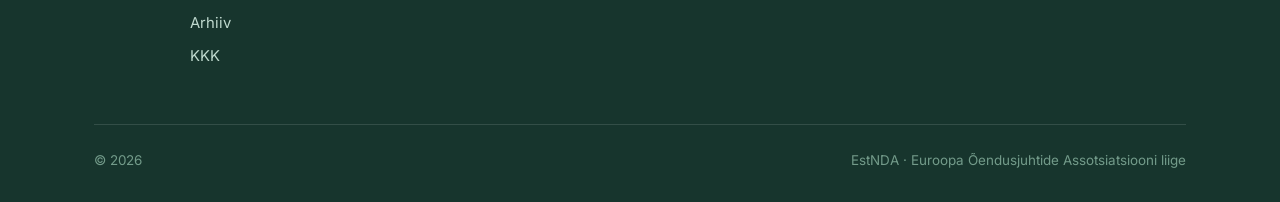
<file: kkk.html>
<!DOCTYPE html>
<html lang="et">
<head>
<meta charset="utf-8">
<meta name="viewport" content="width=device-width, initial-scale=1">
<title>KKK — Eesti Õendusjuhtide Ühing</title>
<meta name="description" content="Korduma kippuvad küsimused EÕJÜ liikmelisuse, üldkogu ja ühingu tegevuse kohta.">
<meta property="og:title" content="KKK — Eesti Õendusjuhtide Ühing">
<meta property="og:description" content="Korduma kippuvad küsimused EÕJÜ liikmelisuse, üldkogu ja ühingu tegevuse kohta.">
<meta property="og:type" content="website">
<link rel="icon" href="assets/eoju-logo.png">
<link rel="stylesheet" href="styles.css">
</head>
<body>

<header class="nav">
  <div class="wrap nav__inner">
    <a class='nav__logo' href='/'>
      <span class="nav__logo-placeholder" aria-hidden="true"></span>
      <span>Eesti Õendusjuhtide<br>Ühing</span>
    </a>
    <button class="nav__toggle" aria-label="Ava menüü" aria-expanded="false" aria-controls="peamenuu">
      <span></span><span></span><span></span>
    </button>
    <nav>
      <ul class="nav__links" id="peamenuu">
          <li><a href='/'>Avaleht</a></li>
          <li><a href='/uudised'>Uudised</a></li>
          <li><a href='/uldkogu'>Üldkogu</a></li>
          <li><a href='/enda2026'>ENDA kongress</a></li>
          <li><a href='/uhingust'>Ühingust</a></li>
          <li><a href='/galerii'>Galerii</a></li>
          <li><a href='/arhiiv'>Arhiiv</a></li>
          <li><a aria-current='page' href='/kkk'>KKK</a></li>
      </ul>
    </nav>
  </div>
</header>

<main>

<section class="hero hero--compact">
  <div class="wrap">
    <span class="eyebrow eyebrow--light">Küsimused ja vastused</span>
    <h1>KKK</h1>
    <p class="lead">Levinumad küsimused liikmelisuse, üldkogu ja ühingu tegevuse kohta.</p>
  </div>
</section>

<section class="section--tight">
  <div class="wrap wrap--narrow">
    <div class="faq reveal">

      <details>
        <summary>Kes saab EÕJÜ liikmeks?</summary>
        <p class="faq__a">Ühingu liikmeks võib olla piirkondliku haigla, keskhaigla või üldhaigla
        õendusjuht. Juhatusel on õigus kutsuda liikmeks ka teiste haiglate õendusjuhte.
        Liikmelisus võib säilida kuni aasta pärast õendusjuhina töötamise lõppu, kuid ilma
        hääletusõiguseta.</p>
      </details>

      <details>
        <summary>Kui suur on liikmemaks?</summary>
        <p class="faq__a">75 eurot aastas. Liikmemaks tasutakse juhatuse esitatud arve alusel
        sisseastumisel ja edaspidi jooksva aasta 1. märtsiks.</p>
      </details>

      <details>
        <summary>Kuidas liikmeks astuda?</summary>
        <p class="faq__a">Täida <a href="assets/dokumendid/Liikmeks-astumise-avaldus.docx">liikmeks
        astumise avaldus</a> ja saada see juhatusele. Juhatus otsustab vastuvõtmise ühe kuu
        jooksul avalduse saabumisest.</p>
      </details>

      <details>
        <summary>Kuidas saan liikmelisusest välja astuda?</summary>
        <p class="faq__a">Väljaastumine toimub avalduse alusel, etteteatamistähtaeg on üks kuu.</p>
      </details>

      <details>
        <summary>Kui tihti üldkoosolek kokku tuleb?</summary>
        <p class="faq__a">Vähemalt kaks korda aastas. Korralisest koosolekust teatatakse ette
        vähemalt 14 päeva. Üldkoosolek on otsustusvõimeline, kui kohal on üle poole liikmetest.</p>
      </details>

      <details>
        <summary>Kes kuulub ühingu juhatusse?</summary>
        <p class="faq__a">Juhatuses on 3–8 liiget, kelle määrab üldkoosolek haiglaliikide kaupa.
        Juhatus koguneb vähemalt kolm korda aastas. Esimees valitakse juhatuse liikmete seast
        kolmeks aastaks.</p>
      </details>

      <details>
        <summary>Ma ei saa üldkogul osaleda — kas saan ennast esindada lasta?</summary>
        <p class="faq__a">Jah. Liiget võib volikirja alusel esindada teine ühingu liige.
        Volikirja vorm on saadaval <a href="assets/dokumendid/Volikiri.doc">siin</a>.</p>
      </details>

      <details>
        <summary>Mis on ENDA ja kuidas EÕJÜ sellega seotud on?</summary>
        <p class="faq__a">ENDA (European Nurse Directors Association) ühendab Euroopa õendusjuhte
        ja nende esindusorganisatsioone. EÕJÜ on ENDA võrgustiku liige. ENDA kongress toimub iga
        kahe aasta järel eri riigis — 2026. aastal on võõrustajaks Eesti,
        <a href="/enda2026">17. ENDA kongress</a> toimub 14.–17. septembril Tallinnas.</p>
      </details>

    </div>

    <div class="note reveal" style="margin-top:36px">
      <p><strong>Küsimus jäi vastuseta?</strong> Kirjuta juhatusele aadressil
      estnda@estnda.ee.</p>
    </div>
  </div>
</section>
</main>

<footer class="footer">
  <div class="wrap">
    <div class="grid grid-4 footer__grid">
      <div>
        <div class="footer__logo"><span class="footer__logo-placeholder" aria-hidden="true"></span></div>
      </div>
      <div>
        <h4>Sisukord</h4>
        <ul>
          <li><a href='/uudised'>Uudised</a></li>
          <li><a href='/uldkogu'>Üldkogu</a></li>
          <li><a href='/logo'>Uus logo</a></li>
          <li><a href='/enda2026'>ENDA kongress</a></li>
          <li><a href='/uhingust'>Ühingust</a></li>
          <li><a href='/galerii'>Galerii</a></li>
          <li><a href='/arhiiv'>Arhiiv</a></li>
          <li><a aria-current='page' href='/kkk'>KKK</a></li>
        </ul>
      </div>
      <div>
        <h4>Dokumendid</h4>
        <ul>
          <li><a href="assets/dokumendid/EOJU-pohikiri.pdf">Põhikiri</a></li>
          <li><a href="assets/dokumendid/Liikmeks-astumise-avaldus.docx">Liikmeks astumise avaldus</a></li>
          <li><a href="assets/dokumendid/Volikiri.doc">Volikiri</a></li>
          <li><a href="assets/dokumendid/EOJU-suvekool-2026-paevakava.pdf">Suvekooli päevakava</a></li>
        </ul>
      </div>
      <div>
        <h4>Kontakt</h4>
        <ul>
          <li>Registrikood 80424553</li>
          <li>Tallinn, Eesti</li>
          <li>estnda@estnda.ee</li>
        </ul>
      </div>
    </div>
    <div class="footer__bottom">
      <span>&copy; 2026</span>
      <span>EstNDA &middot; Euroopa Õendusjuhtide Assotsiatsiooni liige</span>
    </div>
  </div>
</footer>

<script src="script.js"></script>
</body>
</html>
</file>
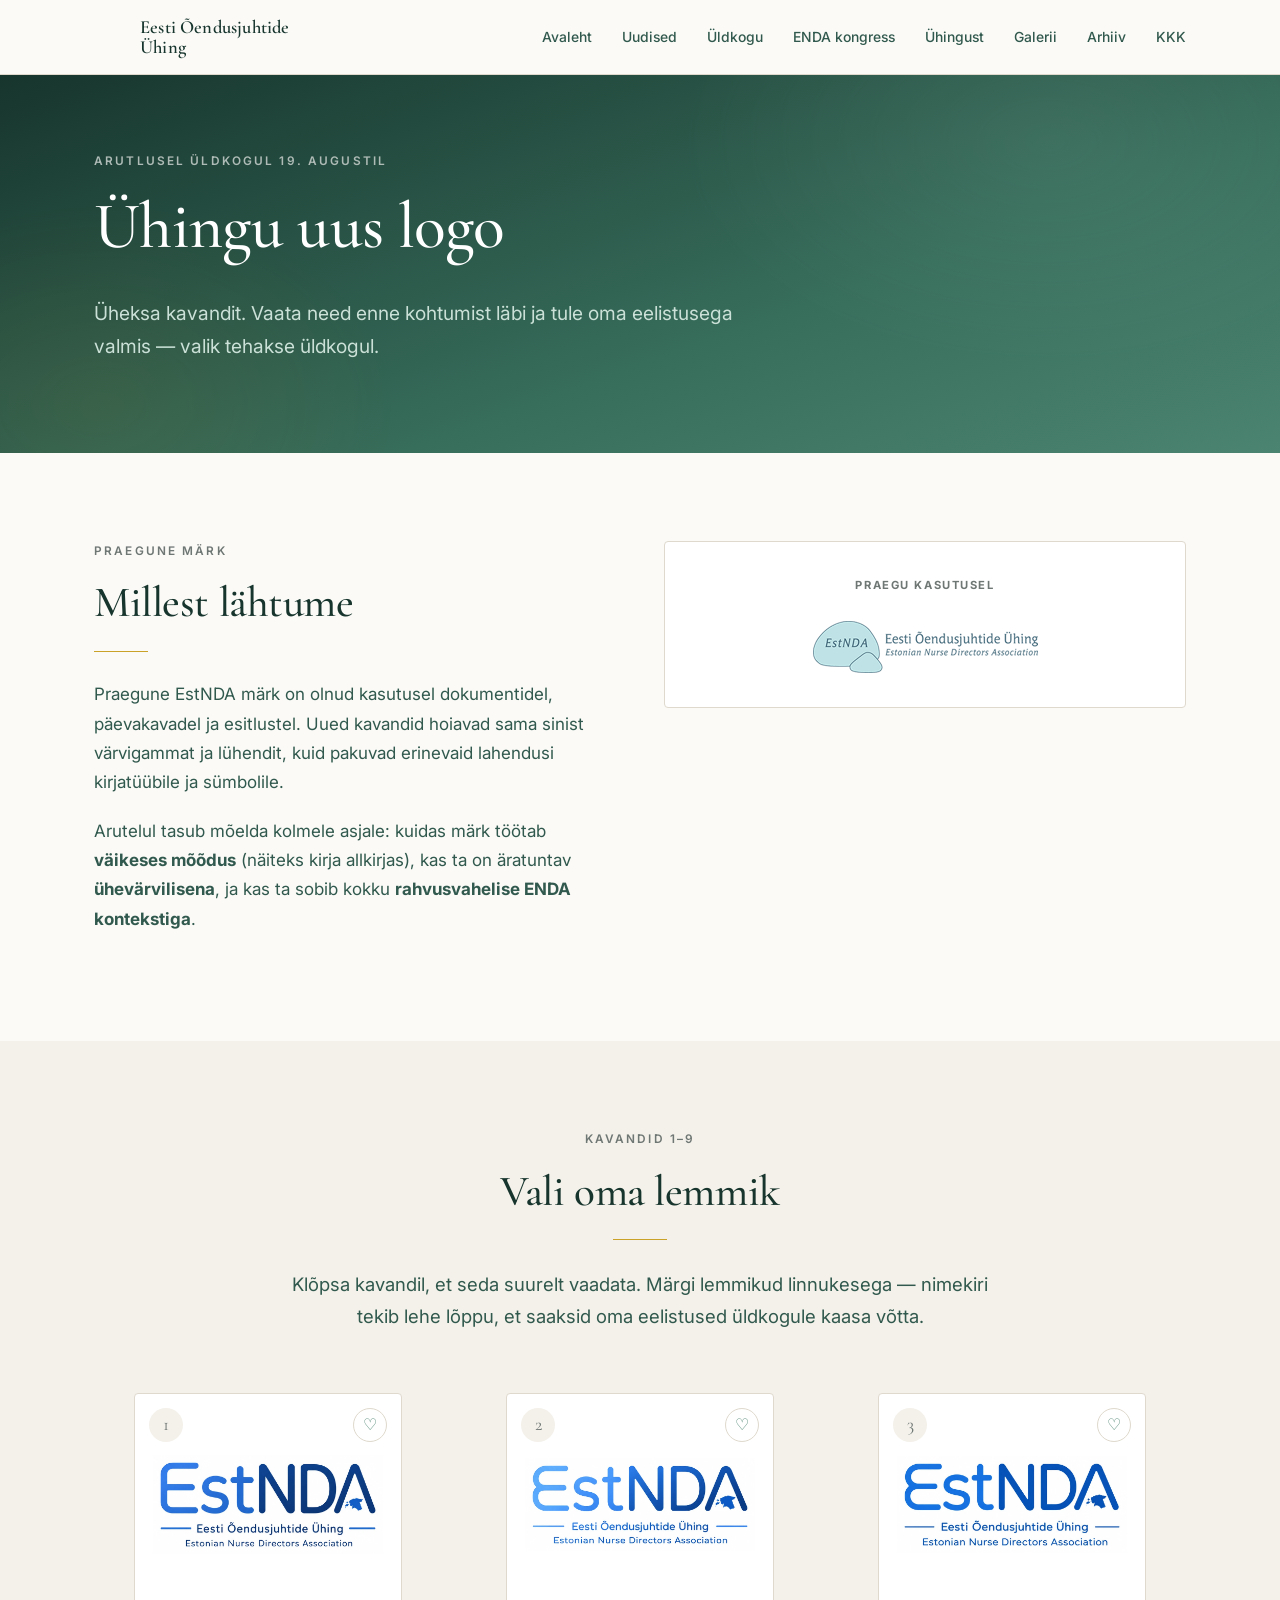
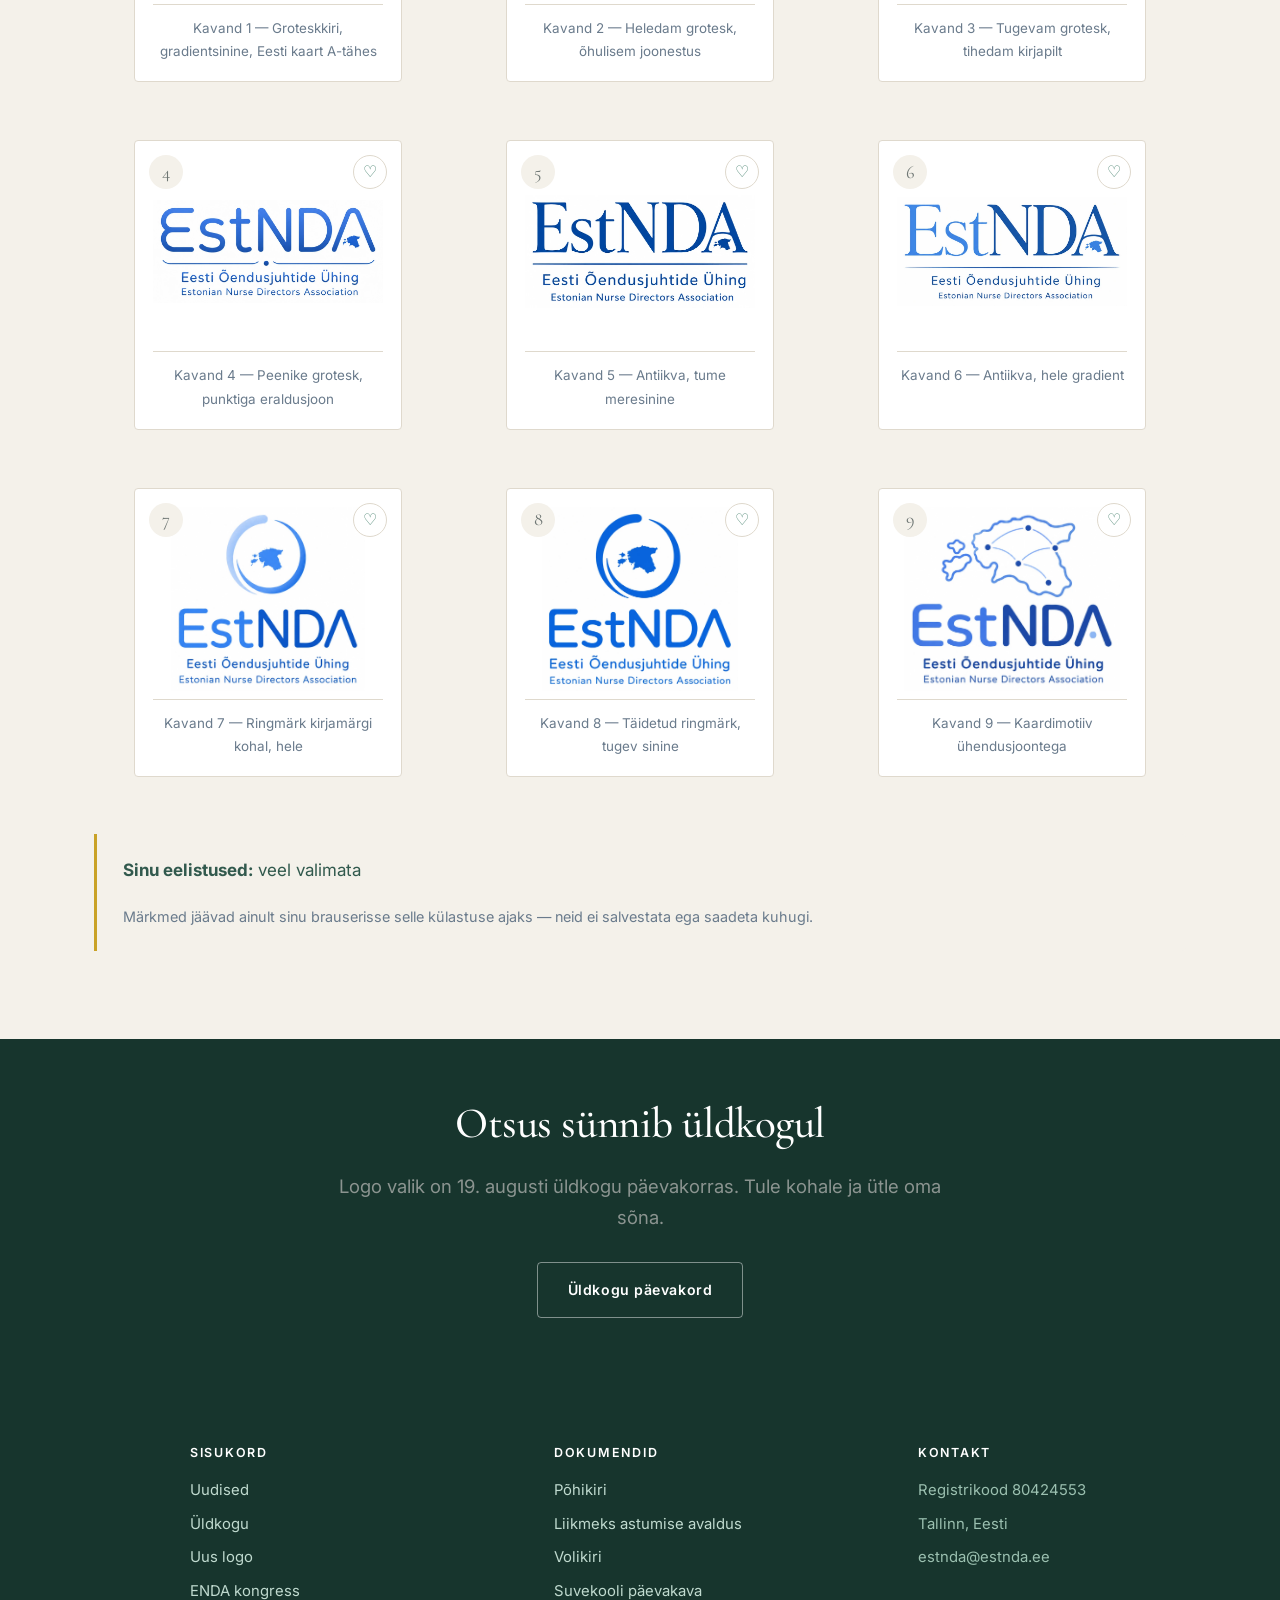
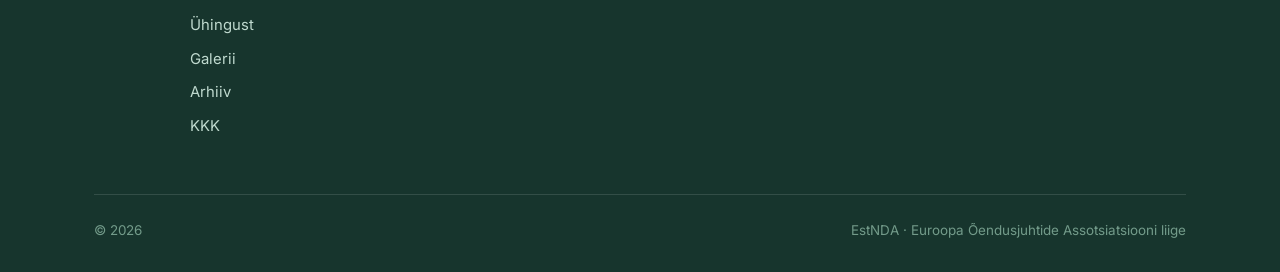
<file: logo.html>
<!DOCTYPE html>
<html lang="et">
<head>
<meta charset="utf-8">
<meta name="viewport" content="width=device-width, initial-scale=1">
<title>Uue logo kavandid — Eesti Õendusjuhtide Ühing</title>
<meta name="description" content="Üheksa kavandit EÕJÜ uue logo jaoks. Valik tuleb arutlusele 19. augusti üldkogul.">
<meta property="og:title" content="Uue logo kavandid — Eesti Õendusjuhtide Ühing">
<meta property="og:description" content="Üheksa kavandit EÕJÜ uue logo jaoks. Valik tuleb arutlusele 19. augusti üldkogul.">
<meta property="og:type" content="website">
<link rel="icon" href="assets/eoju-logo.png">
<link rel="stylesheet" href="styles.css">
</head>
<body>

<header class="nav">
  <div class="wrap nav__inner">
    <a class='nav__logo' href='/'>
      <span class="nav__logo-placeholder" aria-hidden="true"></span>
      <span>Eesti Õendusjuhtide<br>Ühing</span>
    </a>
    <button class="nav__toggle" aria-label="Ava menüü" aria-expanded="false" aria-controls="peamenuu">
      <span></span><span></span><span></span>
    </button>
    <nav>
      <ul class="nav__links" id="peamenuu">
          <li><a href='/'>Avaleht</a></li>
          <li><a href='/uudised'>Uudised</a></li>
          <li><a href='/uldkogu'>Üldkogu</a></li>
          <li><a href='/enda2026'>ENDA kongress</a></li>
          <li><a href='/uhingust'>Ühingust</a></li>
          <li><a href='/galerii'>Galerii</a></li>
          <li><a href='/arhiiv'>Arhiiv</a></li>
          <li><a href='/kkk'>KKK</a></li>
      </ul>
    </nav>
  </div>
</header>

<main>

<section class="hero hero--compact">
  <div class="wrap">
    <span class="eyebrow eyebrow--light">Arutlusel üldkogul 19. augustil</span>
    <h1>Ühingu uus logo</h1>
    <p class="lead">Üheksa kavandit. Vaata need enne kohtumist läbi ja tule oma eelistusega valmis —
    valik tehakse üldkogul.</p>
  </div>
</section>

<section>
  <div class="wrap">
    <div class="grid grid-2" style="gap:48px;align-items:start">
      <div class="reveal">
        <span class="eyebrow">Praegune märk</span>
        <h2>Millest lähtume</h2>
        <hr class="rule">
        <p>Praegune EstNDA märk on olnud kasutusel dokumentidel, päevakavadel ja esitlustel.
        Uued kavandid hoiavad sama sinist värvigammat ja lühendit, kuid pakuvad erinevaid
        lahendusi kirjatüübile ja sümbolile.</p>
        <p>Arutelul tasub mõelda kolmele asjale: kuidas märk töötab <strong>väikeses mõõdus</strong>
        (näiteks kirja allkirjas), kas ta on äratuntav <strong>ühevärvilisena</strong>, ja kas ta
        sobib kokku <strong>rahvusvahelise ENDA kontekstiga</strong>.</p>
      </div>
      <div class="card reveal" style="align-items:center;text-align:center">
        <span class="card__tag">Praegu kasutusel</span>
        <img src="assets/eoju-logo.png" alt="EÕJÜ praegune logo" style="max-width:280px;margin:12px auto 0">
      </div>
    </div>
  </div>
</section>

<section class="section--paper2">
  <div class="wrap">
    <div class="center">
      <span class="eyebrow">Kavandid 1–9</span>
      <h2>Vali oma lemmik</h2>
      <hr class="rule rule--center">
      <p class="lead" style="max-width:60ch;margin:0 auto 8px">Klõpsa kavandil, et seda suurelt vaadata.
      Märgi lemmikud linnukesega — nimekiri tekib lehe lõppu, et saaksid oma eelistused
      üldkogule kaasa võtta.</p>
    </div>

    <div class="logos" style="margin-top:44px">
      <figure class="logo-card reveal" data-no="1" data-src="assets/logod/logo-1.webp" tabindex="0">
        <span class="logo-card__no">1</span>
        <img src="assets/logod/logo-1.webp" alt="Logokavand 1: Groteskkiri, gradientsinine, Eesti kaart A-tähes" loading="lazy">
        <figcaption class="logo-card__label">Kavand 1 — Groteskkiri, gradientsinine, Eesti kaart A-tähes</figcaption>
      </figure>
      <figure class="logo-card reveal" data-no="2" data-src="assets/logod/logo-2.webp" tabindex="0">
        <span class="logo-card__no">2</span>
        <img src="assets/logod/logo-2.webp" alt="Logokavand 2: Heledam grotesk, õhulisem joonestus" loading="lazy">
        <figcaption class="logo-card__label">Kavand 2 — Heledam grotesk, õhulisem joonestus</figcaption>
      </figure>
      <figure class="logo-card reveal" data-no="3" data-src="assets/logod/logo-3.webp" tabindex="0">
        <span class="logo-card__no">3</span>
        <img src="assets/logod/logo-3.webp" alt="Logokavand 3: Tugevam grotesk, tihedam kirjapilt" loading="lazy">
        <figcaption class="logo-card__label">Kavand 3 — Tugevam grotesk, tihedam kirjapilt</figcaption>
      </figure>
      <figure class="logo-card reveal" data-no="4" data-src="assets/logod/logo-4.webp" tabindex="0">
        <span class="logo-card__no">4</span>
        <img src="assets/logod/logo-4.webp" alt="Logokavand 4: Peenike grotesk, punktiga eraldusjoon" loading="lazy">
        <figcaption class="logo-card__label">Kavand 4 — Peenike grotesk, punktiga eraldusjoon</figcaption>
      </figure>
      <figure class="logo-card reveal" data-no="5" data-src="assets/logod/logo-5.webp" tabindex="0">
        <span class="logo-card__no">5</span>
        <img src="assets/logod/logo-5.webp" alt="Logokavand 5: Antiikva, tume meresinine" loading="lazy">
        <figcaption class="logo-card__label">Kavand 5 — Antiikva, tume meresinine</figcaption>
      </figure>
      <figure class="logo-card reveal" data-no="6" data-src="assets/logod/logo-6.webp" tabindex="0">
        <span class="logo-card__no">6</span>
        <img src="assets/logod/logo-6.webp" alt="Logokavand 6: Antiikva, hele gradient" loading="lazy">
        <figcaption class="logo-card__label">Kavand 6 — Antiikva, hele gradient</figcaption>
      </figure>
      <figure class="logo-card reveal" data-no="7" data-src="assets/logod/logo-7.webp" tabindex="0">
        <span class="logo-card__no">7</span>
        <img src="assets/logod/logo-7.webp" alt="Logokavand 7: Ringmärk kirjamärgi kohal, hele" loading="lazy">
        <figcaption class="logo-card__label">Kavand 7 — Ringmärk kirjamärgi kohal, hele</figcaption>
      </figure>
      <figure class="logo-card reveal" data-no="8" data-src="assets/logod/logo-8.webp" tabindex="0">
        <span class="logo-card__no">8</span>
        <img src="assets/logod/logo-8.webp" alt="Logokavand 8: Täidetud ringmärk, tugev sinine" loading="lazy">
        <figcaption class="logo-card__label">Kavand 8 — Täidetud ringmärk, tugev sinine</figcaption>
      </figure>
      <figure class="logo-card reveal" data-no="9" data-src="assets/logod/logo-9.webp" tabindex="0">
        <span class="logo-card__no">9</span>
        <img src="assets/logod/logo-9.webp" alt="Logokavand 9: Kaardimotiiv ühendusjoontega" loading="lazy">
        <figcaption class="logo-card__label">Kavand 9 — Kaardimotiiv ühendusjoontega</figcaption>
      </figure>
    </div>

    <div class="note reveal" id="valikukast" style="margin-top:40px">
      <p><strong>Sinu eelistused:</strong> <span id="valikud">veel valimata</span></p>
      <p style="font-size:.9rem;color:var(--muted);margin-top:8px">Märkmed jäävad ainult sinu
      brauserisse selle külastuse ajaks — neid ei salvestata ega saadeta kuhugi.</p>
    </div>
  </div>
</section>

<section class="section--ink section--tight">
  <div class="wrap center">
    <h2>Otsus sünnib üldkogul</h2>
    <p class="lead" style="color:#8b9490;max-width:54ch;margin:16px auto 28px">
      Logo valik on 19. augusti üldkogu päevakorras. Tule kohale ja ütle oma sõna.</p>
    <a class='btn btn--light' href='/uldkogu'>Üldkogu päevakord</a>
  </div>
</section>

<div class="lb" id="lightbox" role="dialog" aria-modal="true" aria-label="Logokavand suurelt">
  <button class="lb__close" aria-label="Sulge">&times;</button>
  <button class="lb__nav lb__nav--prev" aria-label="Eelmine">&#8249;</button>
  <img id="lb-img" alt="">
  <button class="lb__nav lb__nav--next" aria-label="Järgmine">&#8250;</button>
  <div class="lb__cap" id="lb-cap"></div>
</div>
</main>

<footer class="footer">
  <div class="wrap">
    <div class="grid grid-4 footer__grid">
      <div>
        <div class="footer__logo"><span class="footer__logo-placeholder" aria-hidden="true"></span></div>
      </div>
      <div>
        <h4>Sisukord</h4>
        <ul>
          <li><a href='/uudised'>Uudised</a></li>
          <li><a href='/uldkogu'>Üldkogu</a></li>
          <li><a aria-current='page' href='/logo'>Uus logo</a></li>
          <li><a href='/enda2026'>ENDA kongress</a></li>
          <li><a href='/uhingust'>Ühingust</a></li>
          <li><a href='/galerii'>Galerii</a></li>
          <li><a href='/arhiiv'>Arhiiv</a></li>
          <li><a href='/kkk'>KKK</a></li>
        </ul>
      </div>
      <div>
        <h4>Dokumendid</h4>
        <ul>
          <li><a href="assets/dokumendid/EOJU-pohikiri.pdf">Põhikiri</a></li>
          <li><a href="assets/dokumendid/Liikmeks-astumise-avaldus.docx">Liikmeks astumise avaldus</a></li>
          <li><a href="assets/dokumendid/Volikiri.doc">Volikiri</a></li>
          <li><a href="assets/dokumendid/EOJU-suvekool-2026-paevakava.pdf">Suvekooli päevakava</a></li>
        </ul>
      </div>
      <div>
        <h4>Kontakt</h4>
        <ul>
          <li>Registrikood 80424553</li>
          <li>Tallinn, Eesti</li>
          <li>estnda@estnda.ee</li>
        </ul>
      </div>
    </div>
    <div class="footer__bottom">
      <span>&copy; 2026</span>
      <span>EstNDA &middot; Euroopa Õendusjuhtide Assotsiatsiooni liige</span>
    </div>
  </div>
</footer>

<script src="script.js"></script>
</body>
</html>
</file>
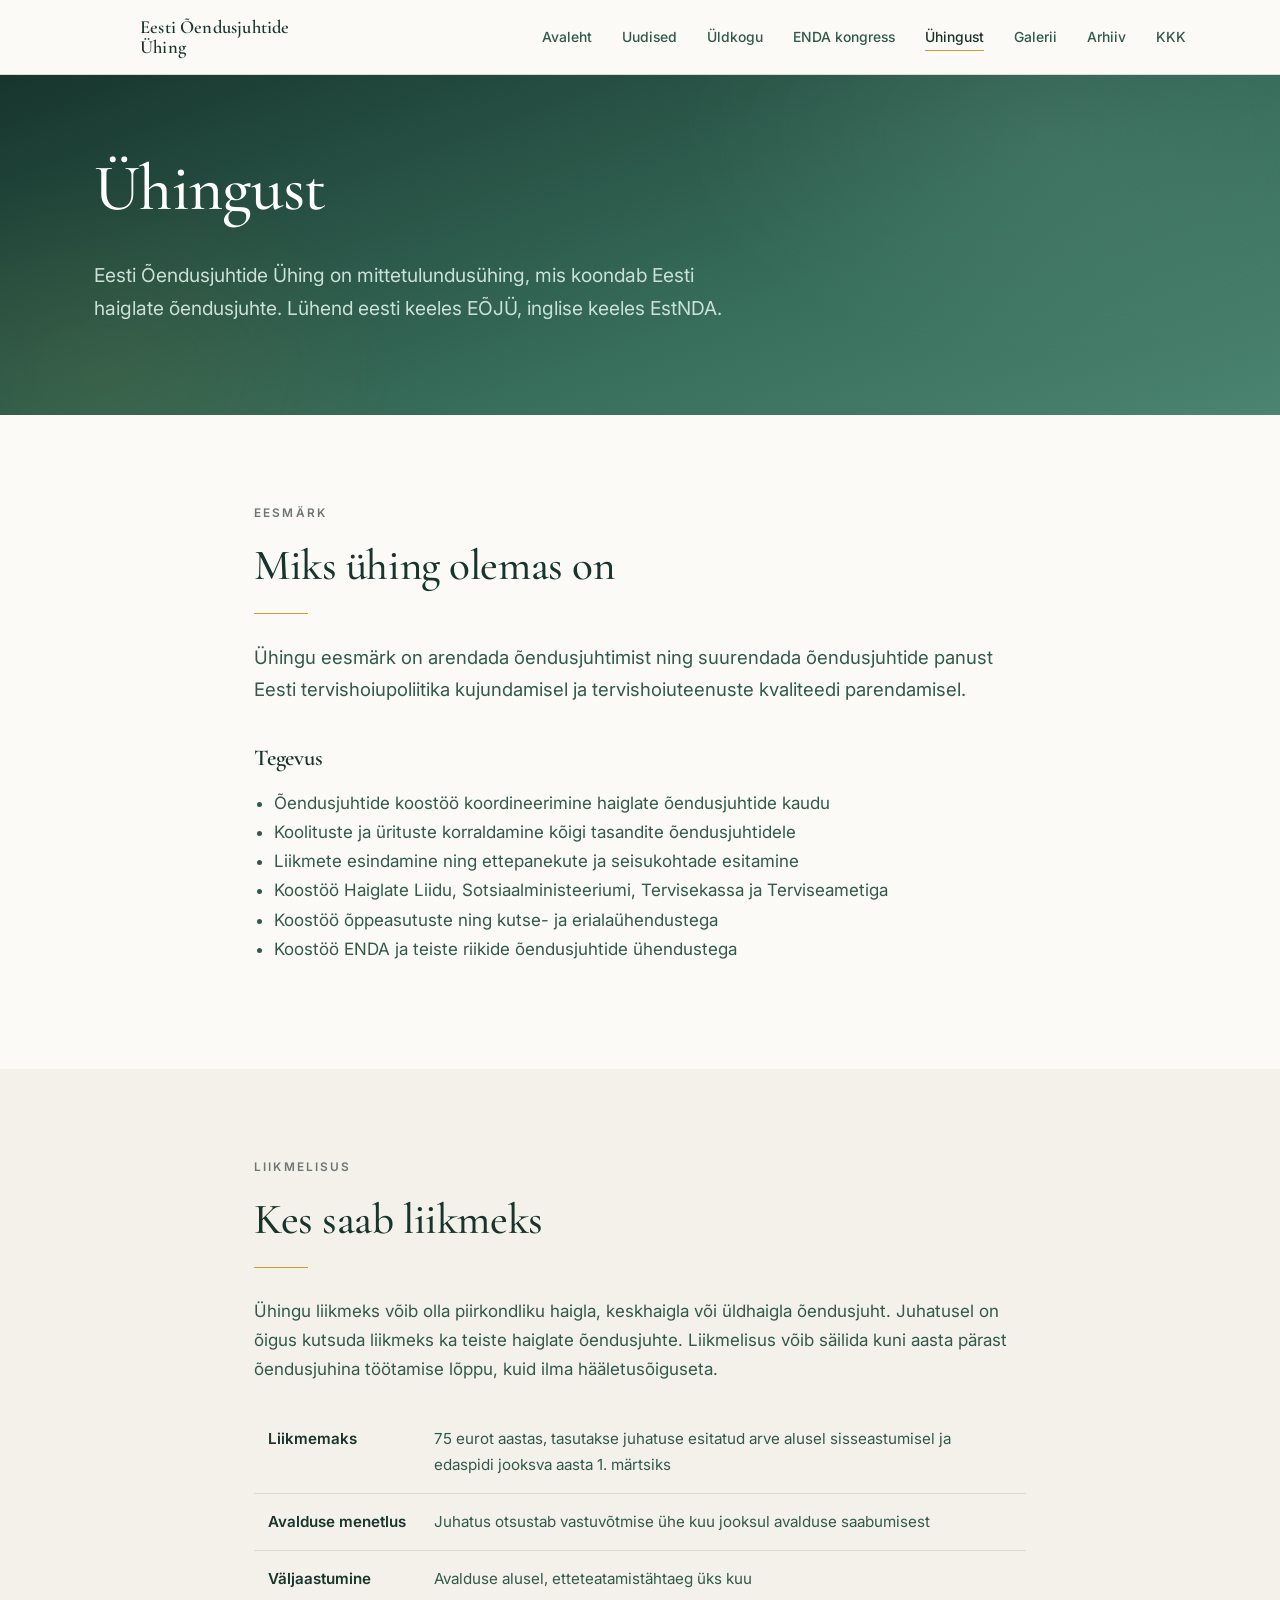
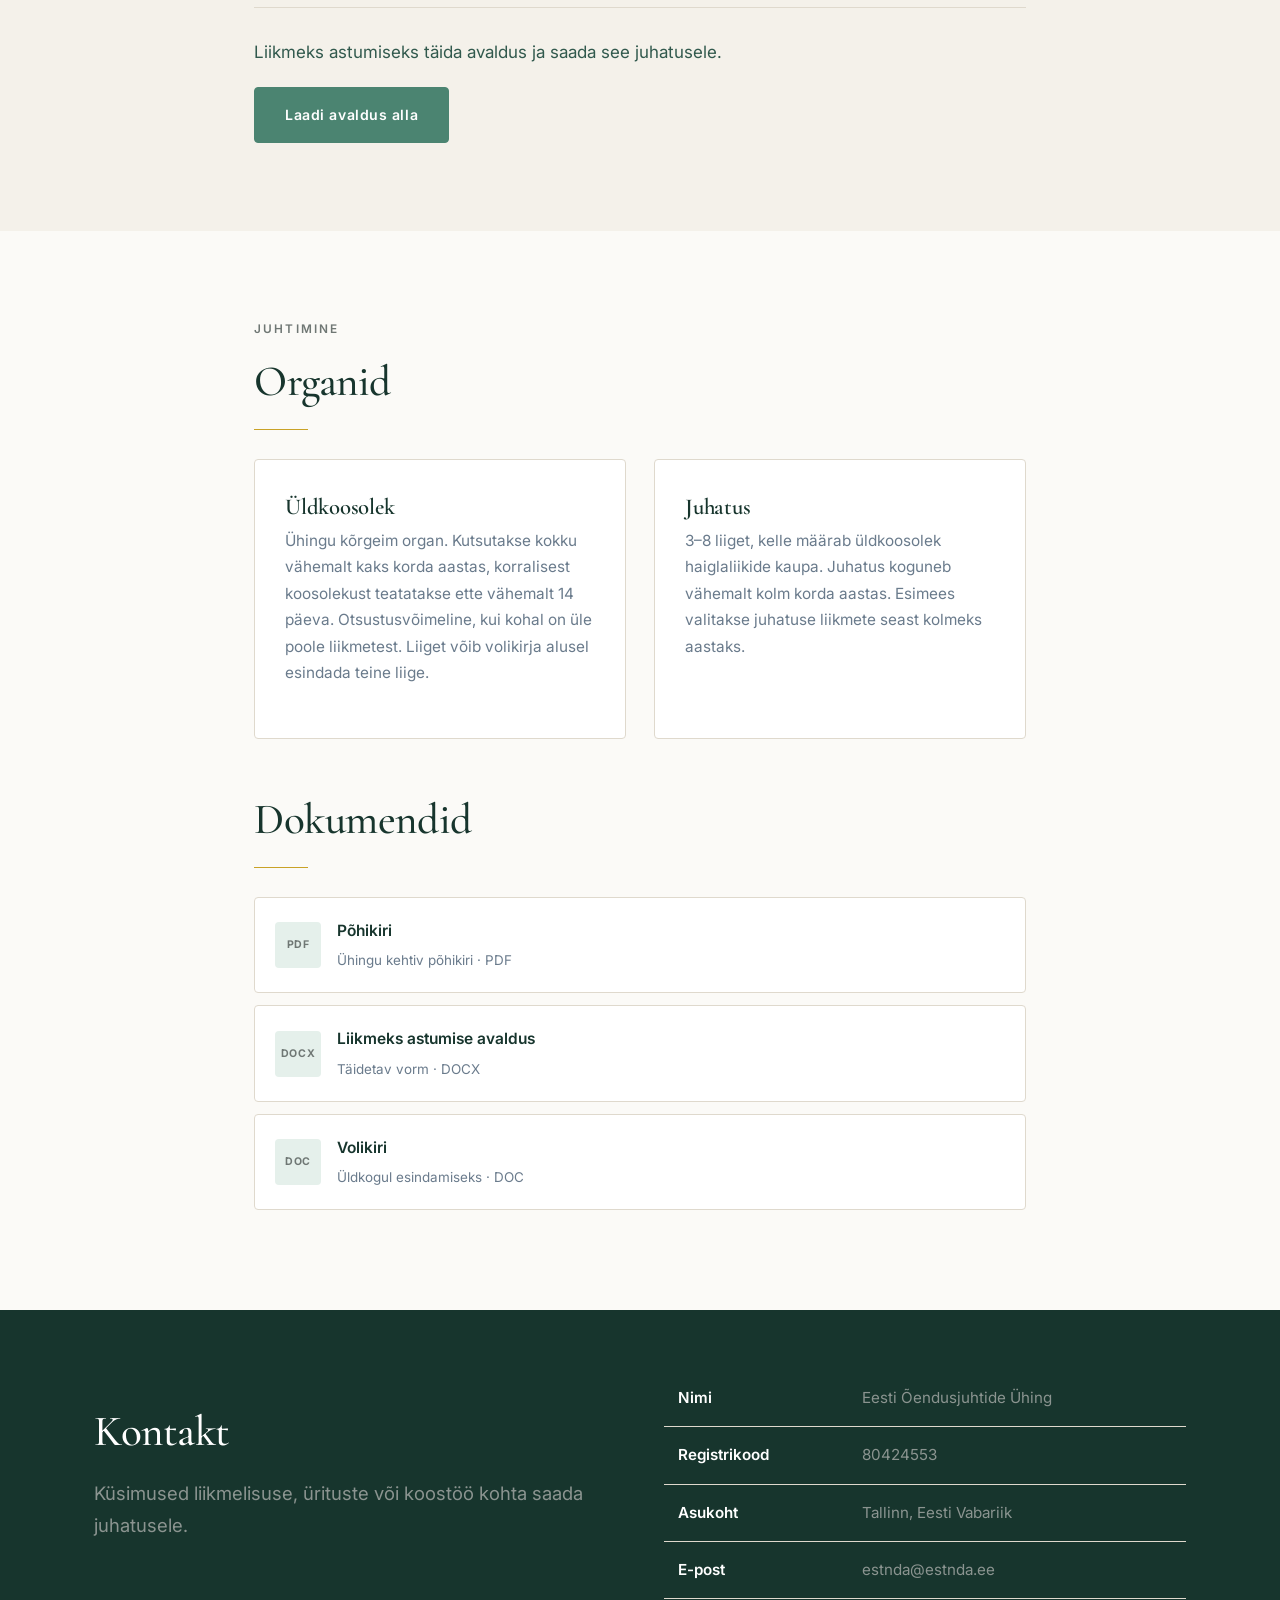
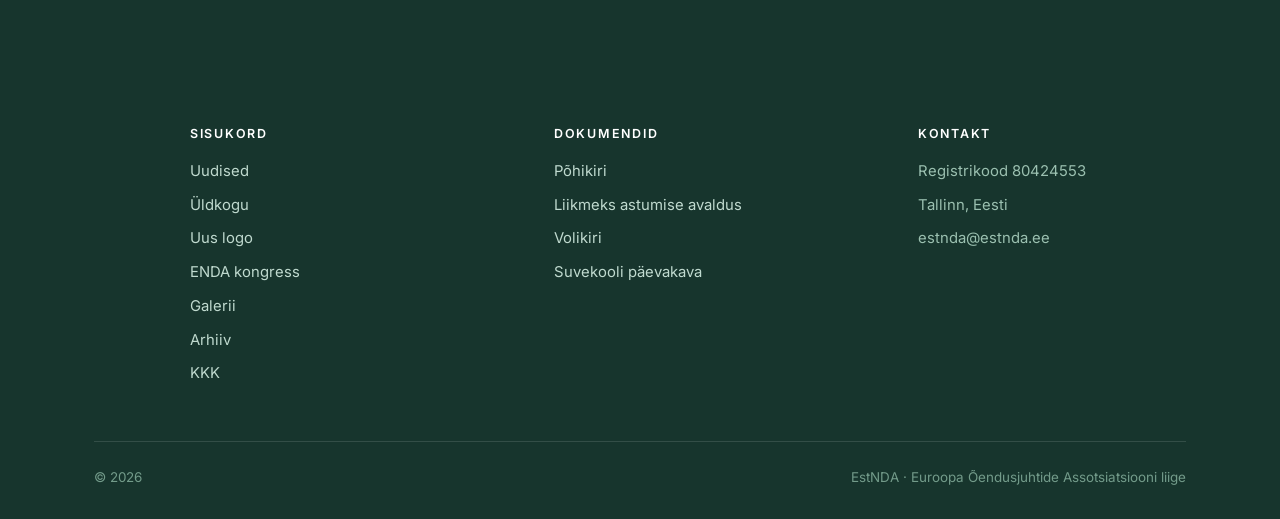
<file: uhingust.html>
<!DOCTYPE html>
<html lang="et">
<head>
<meta charset="utf-8">
<meta name="viewport" content="width=device-width, initial-scale=1">
<title>Ühingust — Eesti Õendusjuhtide Ühing</title>
<meta name="description" content="EÕJÜ eesmärk, tegevus, liikmelisus ja dokumendid. Registrikood 80424553.">
<meta property="og:title" content="Ühingust — Eesti Õendusjuhtide Ühing">
<meta property="og:description" content="EÕJÜ eesmärk, tegevus, liikmelisus ja dokumendid. Registrikood 80424553.">
<meta property="og:type" content="website">
<link rel="icon" href="assets/eoju-logo.png">
<link rel="stylesheet" href="styles.css">
</head>
<body>

<header class="nav">
  <div class="wrap nav__inner">
    <a class='nav__logo' href='/'>
      <span class="nav__logo-placeholder" aria-hidden="true"></span>
      <span>Eesti Õendusjuhtide<br>Ühing</span>
    </a>
    <button class="nav__toggle" aria-label="Ava menüü" aria-expanded="false" aria-controls="peamenuu">
      <span></span><span></span><span></span>
    </button>
    <nav>
      <ul class="nav__links" id="peamenuu">
          <li><a href='/'>Avaleht</a></li>
          <li><a href='/uudised'>Uudised</a></li>
          <li><a href='/uldkogu'>Üldkogu</a></li>
          <li><a href='/enda2026'>ENDA kongress</a></li>
          <li><a aria-current='page' href='/uhingust'>Ühingust</a></li>
          <li><a href='/galerii'>Galerii</a></li>
          <li><a href='/arhiiv'>Arhiiv</a></li>
          <li><a href='/kkk'>KKK</a></li>
      </ul>
    </nav>
  </div>
</header>

<main>

<section class="hero hero--compact">
  <div class="wrap">
    <h1>Ühingust</h1>
    <p class="lead">Eesti Õendusjuhtide Ühing on mittetulundusühing, mis koondab Eesti haiglate
    õendusjuhte. Lühend eesti keeles EÕJÜ, inglise keeles EstNDA.</p>
  </div>
</section>

<section>
  <div class="wrap wrap--narrow">
    <span class="eyebrow">Eesmärk</span>
    <h2>Miks ühing olemas on</h2>
    <hr class="rule">
    <p class="lead">Ühingu eesmärk on arendada õendusjuhtimist ning suurendada õendusjuhtide
    panust Eesti tervishoiupoliitika kujundamisel ja tervishoiuteenuste kvaliteedi parendamisel.</p>

    <h3 style="margin-top:40px">Tegevus</h3>
    <ul style="padding-left:20px">
      <li>Õendusjuhtide koostöö koordineerimine haiglate õendusjuhtide kaudu</li>
      <li>Koolituste ja ürituste korraldamine kõigi tasandite õendusjuhtidele</li>
      <li>Liikmete esindamine ning ettepanekute ja seisukohtade esitamine</li>
      <li>Koostöö Haiglate Liidu, Sotsiaalministeeriumi, Tervisekassa ja Terviseametiga</li>
      <li>Koostöö õppeasutuste ning kutse- ja erialaühendustega</li>
      <li>Koostöö ENDA ja teiste riikide õendusjuhtide ühendustega</li>
    </ul>
  </div>
</section>

<section class="section--paper2" id="liikmeks">
  <div class="wrap wrap--narrow">
    <span class="eyebrow">Liikmelisus</span>
    <h2>Kes saab liikmeks</h2>
    <hr class="rule">
    <p>Ühingu liikmeks võib olla piirkondliku haigla, keskhaigla või üldhaigla õendusjuht.
    Juhatusel on õigus kutsuda liikmeks ka teiste haiglate õendusjuhte. Liikmelisus võib
    säilida kuni aasta pärast õendusjuhina töötamise lõppu, kuid ilma hääletusõiguseta.</p>

    <table class="table reveal" style="margin:26px 0 30px">
      <tbody>
        <tr><td>Liikmemaks</td><td>75 eurot aastas, tasutakse juhatuse esitatud arve alusel
        sisseastumisel ja edaspidi jooksva aasta 1. märtsiks</td></tr>
        <tr><td>Avalduse menetlus</td><td>Juhatus otsustab vastuvõtmise ühe kuu jooksul avalduse saabumisest</td></tr>
        <tr><td>Väljaastumine</td><td>Avalduse alusel, etteteatamistähtaeg üks kuu</td></tr>
      </tbody>
    </table>

    <p>Liikmeks astumiseks täida avaldus ja saada see juhatusele.</p>
    <div class="btn-row" style="margin-top:18px">
      <a class="btn" href="assets/dokumendid/Liikmeks-astumise-avaldus.docx">Laadi avaldus alla</a>
    </div>
  </div>
</section>

<section>
  <div class="wrap wrap--narrow">
    <span class="eyebrow">Juhtimine</span>
    <h2>Organid</h2>
    <hr class="rule">
    <div class="grid grid-2" style="margin-top:26px">
      <div class="card reveal">
        <h3>Üldkoosolek</h3>
        <p>Ühingu kõrgeim organ. Kutsutakse kokku vähemalt kaks korda aastas, korralisest
        koosolekust teatatakse ette vähemalt 14 päeva. Otsustusvõimeline, kui kohal on üle
        poole liikmetest. Liiget võib volikirja alusel esindada teine liige.</p>
      </div>
      <div class="card reveal">
        <h3>Juhatus</h3>
        <p>3–8 liiget, kelle määrab üldkoosolek haiglaliikide kaupa. Juhatus koguneb vähemalt
        kolm korda aastas. Esimees valitakse juhatuse liikmete seast kolmeks aastaks.</p>
      </div>
    </div>

    <h2 style="margin-top:56px">Dokumendid</h2>
    <hr class="rule">
    <ul class="doclist reveal">
      <li><a href="assets/dokumendid/EOJU-pohikiri.pdf">
        <span class="doc__ext">PDF</span>
        <span><span class="doc__name">Põhikiri</span><br>
        <span class="doc__meta">Ühingu kehtiv põhikiri · PDF</span></span></a></li>
      <li><a href="assets/dokumendid/Liikmeks-astumise-avaldus.docx">
        <span class="doc__ext">DOCX</span>
        <span><span class="doc__name">Liikmeks astumise avaldus</span><br>
        <span class="doc__meta">Täidetav vorm · DOCX</span></span></a></li>
      <li><a href="assets/dokumendid/Volikiri.doc">
        <span class="doc__ext">DOC</span>
        <span><span class="doc__name">Volikiri</span><br>
        <span class="doc__meta">Üldkogul esindamiseks · DOC</span></span></a></li>
    </ul>
  </div>
</section>

<section class="section--ink section--tight">
  <div class="wrap">
    <div class="grid grid-2" style="gap:48px;align-items:center">
      <div>
        <h2>Kontakt</h2>
        <p class="lead" style="color:#8b9490">Küsimused liikmelisuse, ürituste või koostöö kohta
        saada juhatusele.</p>
      </div>
      <div>
        <table class="table" style="color:#8b9490">
          <tbody>
            <tr><td style="color:#fff">Nimi</td><td>Eesti Õendusjuhtide Ühing</td></tr>
            <tr><td style="color:#fff">Registrikood</td><td>80424553</td></tr>
            <tr><td style="color:#fff">Asukoht</td><td>Tallinn, Eesti Vabariik</td></tr>
            <tr><td style="color:#fff">E-post</td><td>estnda@estnda.ee</td></tr>
          </tbody>
        </table>
      </div>
    </div>
  </div>
</section>
</main>

<footer class="footer">
  <div class="wrap">
    <div class="grid grid-4 footer__grid">
      <div>
        <div class="footer__logo"><span class="footer__logo-placeholder" aria-hidden="true"></span></div>
      </div>
      <div>
        <h4>Sisukord</h4>
        <ul>
          <li><a href='/uudised'>Uudised</a></li>
          <li><a href='/uldkogu'>Üldkogu</a></li>
          <li><a href='/logo'>Uus logo</a></li>
          <li><a href='/enda2026'>ENDA kongress</a></li>
          <li><a href='/galerii'>Galerii</a></li>
          <li><a href='/arhiiv'>Arhiiv</a></li>
          <li><a href='/kkk'>KKK</a></li>
        </ul>
      </div>
      <div>
        <h4>Dokumendid</h4>
        <ul>
          <li><a href="assets/dokumendid/EOJU-pohikiri.pdf">Põhikiri</a></li>
          <li><a href="assets/dokumendid/Liikmeks-astumise-avaldus.docx">Liikmeks astumise avaldus</a></li>
          <li><a href="assets/dokumendid/Volikiri.doc">Volikiri</a></li>
          <li><a href="assets/dokumendid/EOJU-suvekool-2026-paevakava.pdf">Suvekooli päevakava</a></li>
        </ul>
      </div>
      <div>
        <h4>Kontakt</h4>
        <ul>
          <li>Registrikood 80424553</li>
          <li>Tallinn, Eesti</li>
          <li>estnda@estnda.ee</li>
        </ul>
      </div>
    </div>
    <div class="footer__bottom">
      <span>&copy; 2026</span>
      <span>EstNDA &middot; Euroopa Õendusjuhtide Assotsiatsiooni liige</span>
    </div>
  </div>
</footer>

<script src="script.js"></script>
</body>
</html>
</file>
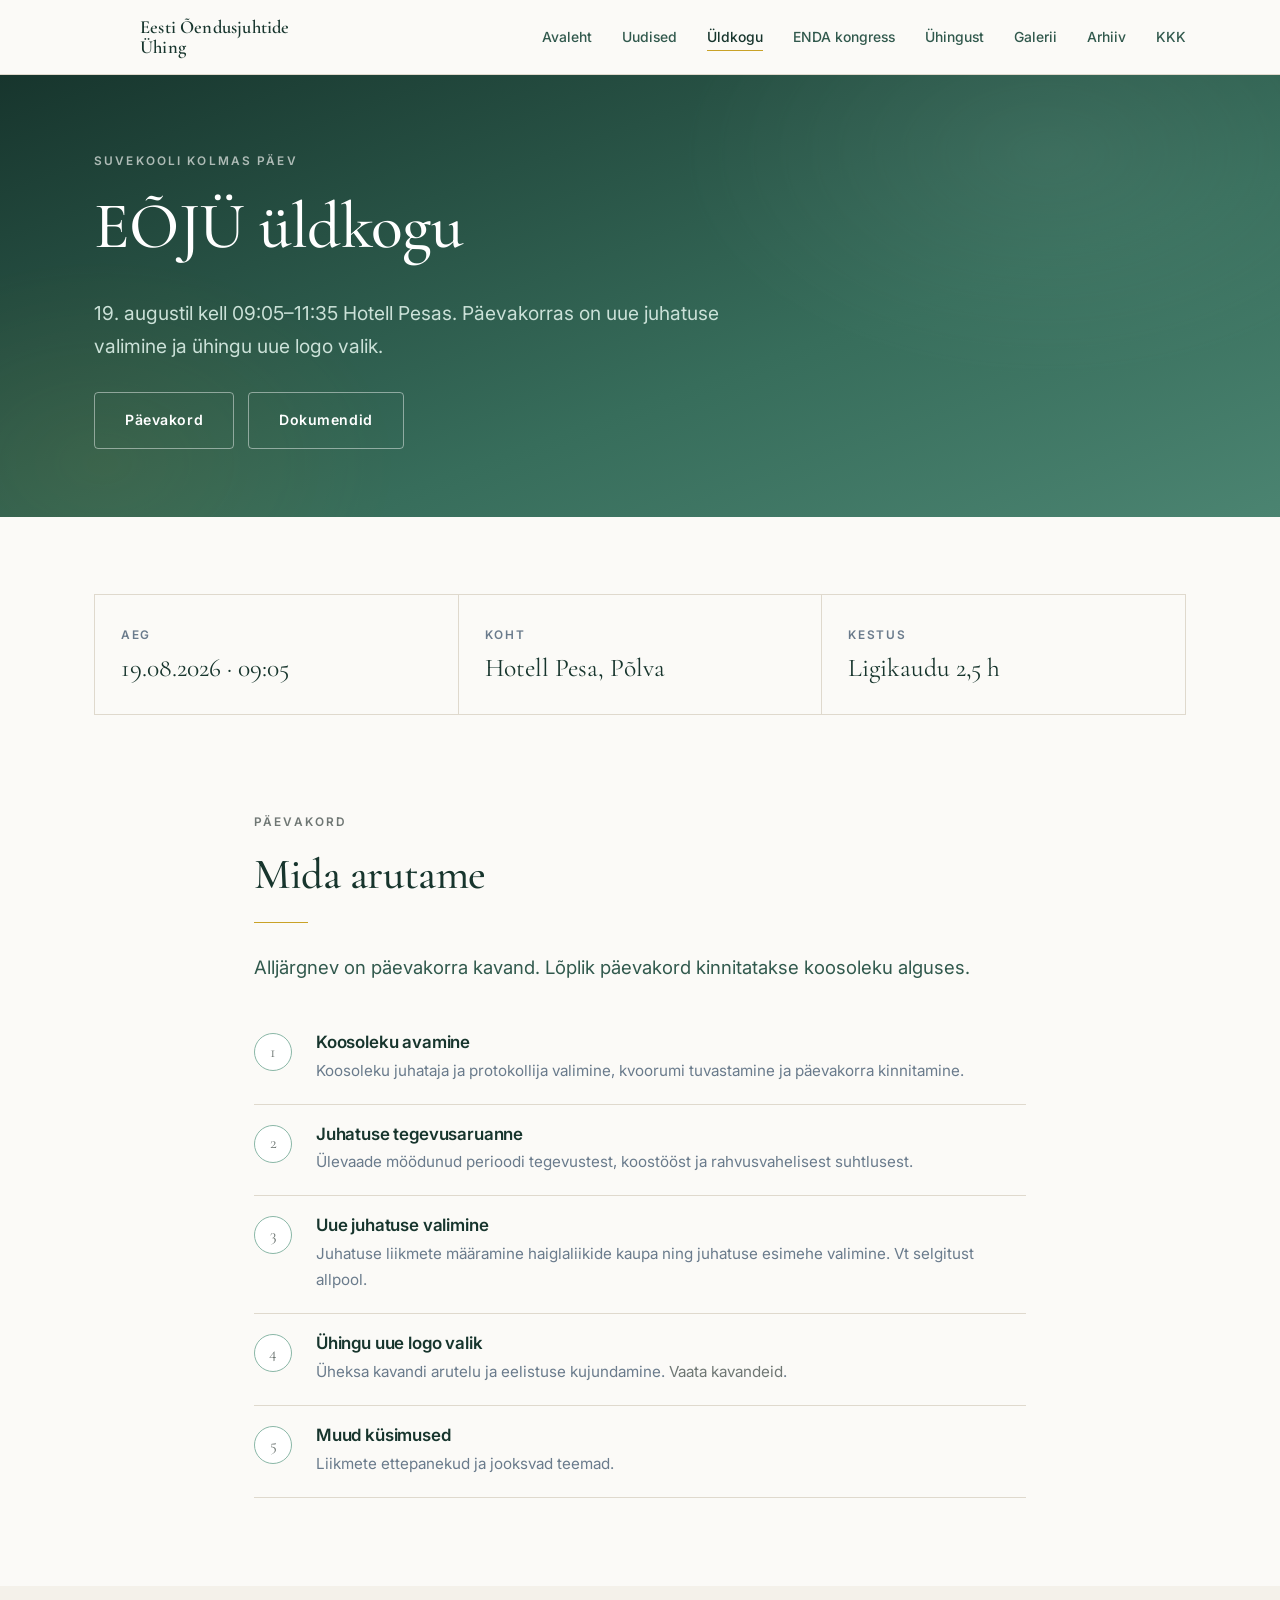
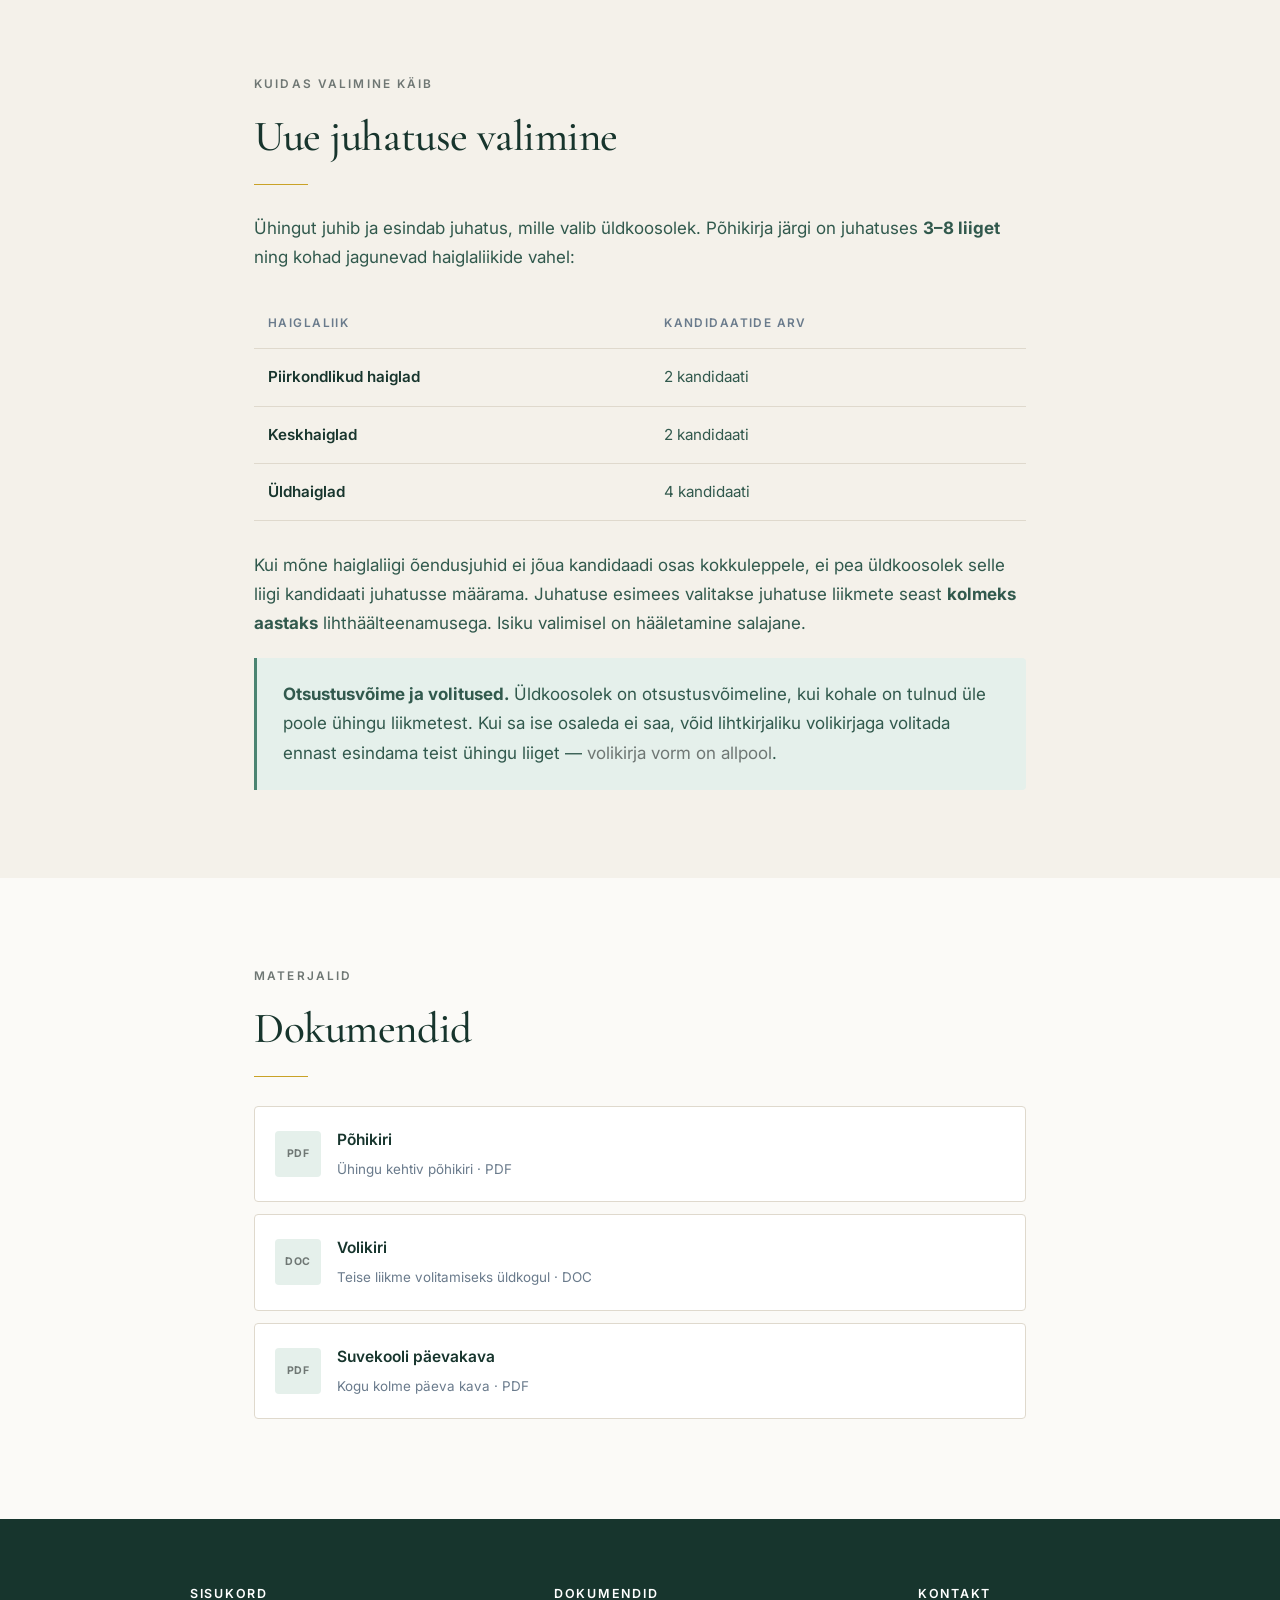
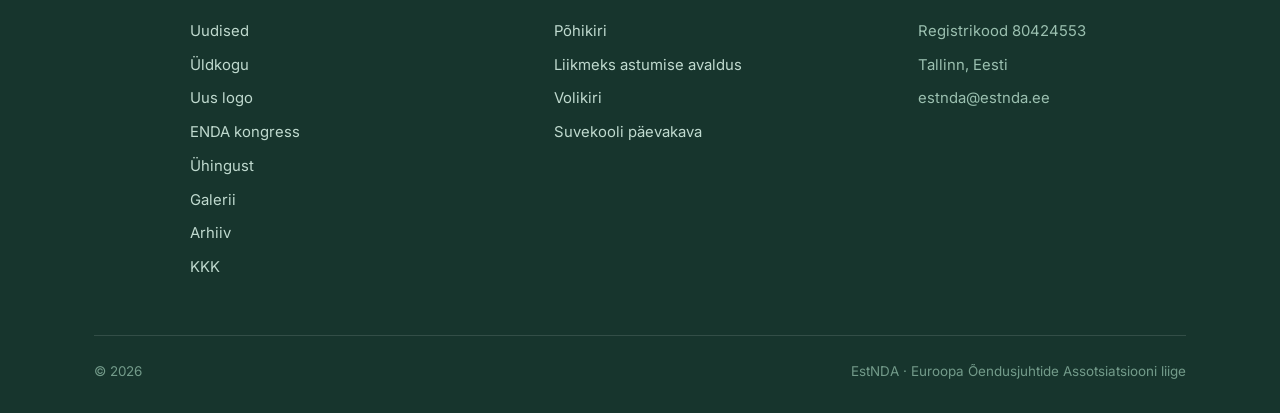
<file: uldkogu.html>
<!DOCTYPE html>
<html lang="et">
<head>
<meta charset="utf-8">
<meta name="viewport" content="width=device-width, initial-scale=1">
<title>Üldkogu 19.08.2026 — Eesti Õendusjuhtide Ühing</title>
<meta name="description" content="EÕJÜ üldkogu 19. augustil 2026 Hotell Pesas. Päevakorras uue juhatuse valimine ja ühingu uue logo valik.">
<meta property="og:title" content="Üldkogu 19.08.2026 — Eesti Õendusjuhtide Ühing">
<meta property="og:description" content="EÕJÜ üldkogu 19. augustil 2026 Hotell Pesas. Päevakorras uue juhatuse valimine ja ühingu uue logo valik.">
<meta property="og:type" content="website">
<link rel="icon" href="assets/eoju-logo.png">
<link rel="stylesheet" href="styles.css">
</head>
<body>

<header class="nav">
  <div class="wrap nav__inner">
    <a class='nav__logo' href='/'>
      <span class="nav__logo-placeholder" aria-hidden="true"></span>
      <span>Eesti Õendusjuhtide<br>Ühing</span>
    </a>
    <button class="nav__toggle" aria-label="Ava menüü" aria-expanded="false" aria-controls="peamenuu">
      <span></span><span></span><span></span>
    </button>
    <nav>
      <ul class="nav__links" id="peamenuu">
          <li><a href='/'>Avaleht</a></li>
          <li><a href='/uudised'>Uudised</a></li>
          <li><a aria-current='page' href='/uldkogu'>Üldkogu</a></li>
          <li><a href='/enda2026'>ENDA kongress</a></li>
          <li><a href='/uhingust'>Ühingust</a></li>
          <li><a href='/galerii'>Galerii</a></li>
          <li><a href='/arhiiv'>Arhiiv</a></li>
          <li><a href='/kkk'>KKK</a></li>
      </ul>
    </nav>
  </div>
</header>

<main>

<section class="hero hero--compact">
  <div class="wrap">
    <span class="eyebrow eyebrow--light">Suvekooli kolmas päev</span>
    <h1>EÕJÜ üldkogu</h1>
    <p class="lead">19. augustil kell 09:05–11:35 Hotell Pesas. Päevakorras on uue juhatuse
    valimine ja ühingu uue logo valik.</p>
    <div class="btn-row" style="margin-top:30px">
      <a class="btn btn--light" href="#paevakord">Päevakord</a>
      <a class="btn btn--light" href="#dokumendid">Dokumendid</a>
    </div>
  </div>
</section>

<section class="section--tight">
  <div class="wrap">
    <dl class="facts reveal">
      <div><dt>Aeg</dt><dd>19.08.2026 · 09:05</dd></div>
      <div><dt>Koht</dt><dd>Hotell Pesa, Põlva</dd></div>
      <div><dt>Kestus</dt><dd>Ligikaudu 2,5 h</dd></div>
    </dl>
  </div>
</section>

<section id="paevakord" style="padding-top:20px">
  <div class="wrap wrap--narrow">
    <span class="eyebrow">Päevakord</span>
    <h2>Mida arutame</h2>
    <hr class="rule">
    <p class="lead">Alljärgnev on päevakorra kavand. Lõplik päevakord kinnitatakse
    koosoleku alguses.</p>

    <ol class="agenda reveal" style="margin-top:30px">
      <li>
        <h4>Koosoleku avamine</h4>
        <p>Koosoleku juhataja ja protokollija valimine, kvoorumi tuvastamine ja päevakorra kinnitamine.</p>
      </li>
      <li>
        <h4>Juhatuse tegevusaruanne</h4>
        <p>Ülevaade möödunud perioodi tegevustest, koostööst ja rahvusvahelisest suhtlusest.</p>
      </li>
      <li>
        <h4>Uue juhatuse valimine</h4>
        <p>Juhatuse liikmete määramine haiglaliikide kaupa ning juhatuse esimehe valimine. Vt selgitust allpool.</p>
      </li>
      <li>
        <h4>Ühingu uue logo valik</h4>
        <p>Üheksa kavandi arutelu ja eelistuse kujundamine. <a href='/logo'>Vaata kavandeid</a>.</p>
      </li>
      <li>
        <h4>Muud küsimused</h4>
        <p>Liikmete ettepanekud ja jooksvad teemad.</p>
      </li>
    </ol>
  </div>
</section>

<section class="section--paper2">
  <div class="wrap wrap--narrow">
    <span class="eyebrow">Kuidas valimine käib</span>
    <h2>Uue juhatuse valimine</h2>
    <hr class="rule">
    <p>Ühingut juhib ja esindab juhatus, mille valib üldkoosolek. Põhikirja järgi on juhatuses
    <strong>3–8 liiget</strong> ning kohad jagunevad haiglaliikide vahel:</p>

    <table class="table reveal" style="margin:26px 0 30px">
      <thead><tr><th>Haiglaliik</th><th>Kandidaatide arv</th></tr></thead>
      <tbody>
        <tr><td>Piirkondlikud haiglad</td><td>2 kandidaati</td></tr>
        <tr><td>Keskhaiglad</td><td>2 kandidaati</td></tr>
        <tr><td>Üldhaiglad</td><td>4 kandidaati</td></tr>
      </tbody>
    </table>

    <p>Kui mõne haiglaliigi õendusjuhid ei jõua kandidaadi osas kokkuleppele, ei pea üldkoosolek
    selle liigi kandidaati juhatusse määrama. Juhatuse esimees valitakse juhatuse liikmete seast
    <strong>kolmeks aastaks</strong> lihthäälteenamusega. Isiku valimisel on hääletamine salajane.</p>

    <div class="note note--blue reveal">
      <p><strong>Otsustusvõime ja volitused.</strong> Üldkoosolek on otsustusvõimeline, kui kohale on
      tulnud üle poole ühingu liikmetest. Kui sa ise osaleda ei saa, võid lihtkirjaliku volikirjaga
      volitada ennast esindama teist ühingu liiget — <a href="assets/dokumendid/Volikiri.doc">volikirja
      vorm on allpool</a>.</p>
    </div>
  </div>
</section>

<section id="dokumendid">
  <div class="wrap wrap--narrow">
    <span class="eyebrow">Materjalid</span>
    <h2>Dokumendid</h2>
    <hr class="rule">
    <ul class="doclist reveal">
      <li><a href="assets/dokumendid/EOJU-pohikiri.pdf">
        <span class="doc__ext">PDF</span>
        <span><span class="doc__name">Põhikiri</span><br>
        <span class="doc__meta">Ühingu kehtiv põhikiri · PDF</span></span></a></li>
      <li><a href="assets/dokumendid/Volikiri.doc">
        <span class="doc__ext">DOC</span>
        <span><span class="doc__name">Volikiri</span><br>
        <span class="doc__meta">Teise liikme volitamiseks üldkogul · DOC</span></span></a></li>
      <li><a href="assets/dokumendid/EOJU-suvekool-2026-paevakava.pdf">
        <span class="doc__ext">PDF</span>
        <span><span class="doc__name">Suvekooli päevakava</span><br>
        <span class="doc__meta">Kogu kolme päeva kava · PDF</span></span></a></li>
    </ul>
  </div>
</section>
</main>

<footer class="footer">
  <div class="wrap">
    <div class="grid grid-4 footer__grid">
      <div>
        <div class="footer__logo"><span class="footer__logo-placeholder" aria-hidden="true"></span></div>
      </div>
      <div>
        <h4>Sisukord</h4>
        <ul>
          <li><a href='/uudised'>Uudised</a></li>
          <li><a href='/uldkogu'>Üldkogu</a></li>
          <li><a href='/logo'>Uus logo</a></li>
          <li><a href='/enda2026'>ENDA kongress</a></li>
          <li><a href='/uhingust'>Ühingust</a></li>
          <li><a href='/galerii'>Galerii</a></li>
          <li><a href='/arhiiv'>Arhiiv</a></li>
          <li><a href='/kkk'>KKK</a></li>
        </ul>
      </div>
      <div>
        <h4>Dokumendid</h4>
        <ul>
          <li><a href="assets/dokumendid/EOJU-pohikiri.pdf">Põhikiri</a></li>
          <li><a href="assets/dokumendid/Liikmeks-astumise-avaldus.docx">Liikmeks astumise avaldus</a></li>
          <li><a href="assets/dokumendid/Volikiri.doc">Volikiri</a></li>
          <li><a href="assets/dokumendid/EOJU-suvekool-2026-paevakava.pdf">Suvekooli päevakava</a></li>
        </ul>
      </div>
      <div>
        <h4>Kontakt</h4>
        <ul>
          <li>Registrikood 80424553</li>
          <li>Tallinn, Eesti</li>
          <li>estnda@estnda.ee</li>
        </ul>
      </div>
    </div>
    <div class="footer__bottom">
      <span>&copy; 2026</span>
      <span>EstNDA &middot; Euroopa Õendusjuhtide Assotsiatsiooni liige</span>
    </div>
  </div>
</footer>

<script src="script.js"></script>
</body>
</html>
</file>
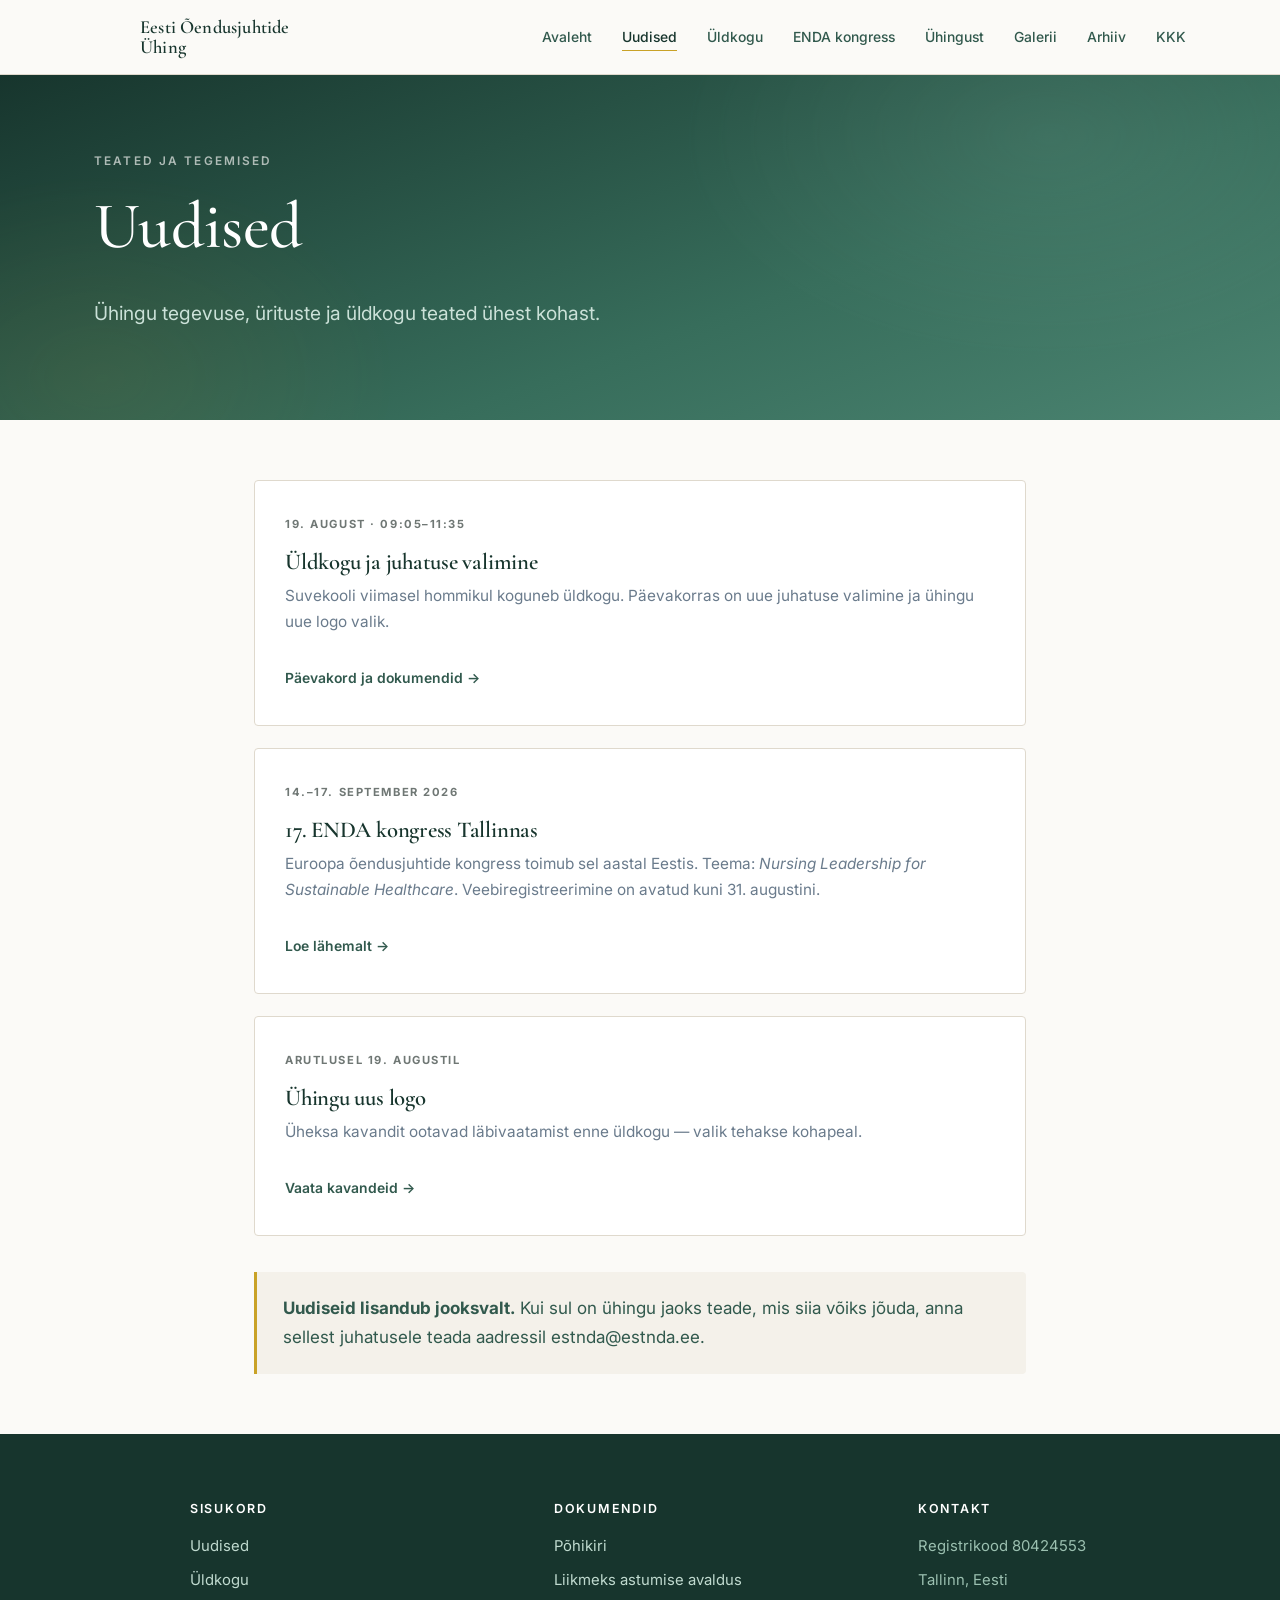
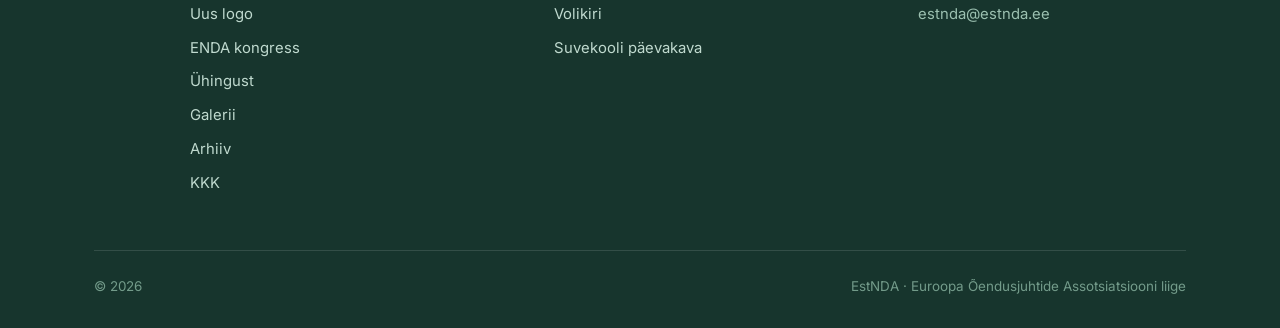
<file: uudised.html>
<!DOCTYPE html>
<html lang="et">
<head>
<meta charset="utf-8">
<meta name="viewport" content="width=device-width, initial-scale=1">
<title>Uudised — Eesti Õendusjuhtide Ühing</title>
<meta name="description" content="EÕJÜ uudised ja teated: suvekool 2026, üldkogu ja 17. ENDA kongress Tallinnas.">
<meta property="og:title" content="Uudised — Eesti Õendusjuhtide Ühing">
<meta property="og:description" content="EÕJÜ uudised ja teated: suvekool 2026, üldkogu ja 17. ENDA kongress Tallinnas.">
<meta property="og:type" content="website">
<link rel="icon" href="assets/eoju-logo.png">
<link rel="stylesheet" href="styles.css">
</head>
<body>

<header class="nav">
  <div class="wrap nav__inner">
    <a class='nav__logo' href='/'>
      <span class="nav__logo-placeholder" aria-hidden="true"></span>
      <span>Eesti Õendusjuhtide<br>Ühing</span>
    </a>
    <button class="nav__toggle" aria-label="Ava menüü" aria-expanded="false" aria-controls="peamenuu">
      <span></span><span></span><span></span>
    </button>
    <nav>
      <ul class="nav__links" id="peamenuu">
          <li><a href='/'>Avaleht</a></li>
          <li><a aria-current='page' href='/uudised'>Uudised</a></li>
          <li><a href='/uldkogu'>Üldkogu</a></li>
          <li><a href='/enda2026'>ENDA kongress</a></li>
          <li><a href='/uhingust'>Ühingust</a></li>
          <li><a href='/galerii'>Galerii</a></li>
          <li><a href='/arhiiv'>Arhiiv</a></li>
          <li><a href='/kkk'>KKK</a></li>
      </ul>
    </nav>
  </div>
</header>

<main>

<section class="hero hero--compact">
  <div class="wrap">
    <span class="eyebrow eyebrow--light">Teated ja tegemised</span>
    <h1>Uudised</h1>
    <p class="lead">Ühingu tegevuse, ürituste ja üldkogu teated ühest kohast.</p>
  </div>
</section>

<section class="section--tight">
  <div class="wrap wrap--narrow">

    <div class="grid" style="grid-template-columns:1fr;gap:22px">

      <a class="card reveal" href="/uldkogu">
        <span class="card__tag">19. august · 09:05–11:35</span>
        <h3>Üldkogu ja juhatuse valimine</h3>
        <p>Suvekooli viimasel hommikul koguneb üldkogu. Päevakorras on uue juhatuse valimine
        ja ühingu uue logo valik.</p>
        <span class="card__link">Päevakord ja dokumendid</span>
      </a>

      <a class="card reveal" href="/enda2026">
        <span class="card__tag">14.–17. september 2026</span>
        <h3>17. ENDA kongress Tallinnas</h3>
        <p>Euroopa õendusjuhtide kongress toimub sel aastal Eestis. Teema:
        <em>Nursing Leadership for Sustainable Healthcare</em>. Veebiregistreerimine on avatud
        kuni 31. augustini.</p>
        <span class="card__link">Loe lähemalt</span>
      </a>

      <a class="card reveal" href="/logo">
        <span class="card__tag">Arutlusel 19. augustil</span>
        <h3>Ühingu uus logo</h3>
        <p>Üheksa kavandit ootavad läbivaatamist enne üldkogu — valik tehakse kohapeal.</p>
        <span class="card__link">Vaata kavandeid</span>
      </a>

    </div>

    <div class="note reveal" style="margin-top:36px">
      <p><strong>Uudiseid lisandub jooksvalt.</strong> Kui sul on ühingu jaoks teade, mis siia
      võiks jõuda, anna sellest juhatusele teada aadressil
      estnda@estnda.ee.</p>
    </div>

  </div>
</section>
</main>

<footer class="footer">
  <div class="wrap">
    <div class="grid grid-4 footer__grid">
      <div>
        <div class="footer__logo"><span class="footer__logo-placeholder" aria-hidden="true"></span></div>
      </div>
      <div>
        <h4>Sisukord</h4>
        <ul>
          <li><a aria-current='page' href='/uudised'>Uudised</a></li>
          <li><a href='/uldkogu'>Üldkogu</a></li>
          <li><a href='/logo'>Uus logo</a></li>
          <li><a href='/enda2026'>ENDA kongress</a></li>
          <li><a href='/uhingust'>Ühingust</a></li>
          <li><a href='/galerii'>Galerii</a></li>
          <li><a href='/arhiiv'>Arhiiv</a></li>
          <li><a href='/kkk'>KKK</a></li>
        </ul>
      </div>
      <div>
        <h4>Dokumendid</h4>
        <ul>
          <li><a href="assets/dokumendid/EOJU-pohikiri.pdf">Põhikiri</a></li>
          <li><a href="assets/dokumendid/Liikmeks-astumise-avaldus.docx">Liikmeks astumise avaldus</a></li>
          <li><a href="assets/dokumendid/Volikiri.doc">Volikiri</a></li>
          <li><a href="assets/dokumendid/EOJU-suvekool-2026-paevakava.pdf">Suvekooli päevakava</a></li>
        </ul>
      </div>
      <div>
        <h4>Kontakt</h4>
        <ul>
          <li>Registrikood 80424553</li>
          <li>Tallinn, Eesti</li>
          <li>estnda@estnda.ee</li>
        </ul>
      </div>
    </div>
    <div class="footer__bottom">
      <span>&copy; 2026</span>
      <span>EstNDA &middot; Euroopa Õendusjuhtide Assotsiatsiooni liige</span>
    </div>
  </div>
</footer>

<script src="script.js"></script>
</body>
</html>
</file>
<file: styles.css>
/* ==========================================================================
   Eesti Õendusjuhtide Ühing — disainisüsteem
   ========================================================================== */

@import url('https://fonts.googleapis.com/css2?family=Cormorant+Garamond:wght@400;500;600;700&family=Inter:wght@300;400;500;600;700&display=swap');

:root {
  /* Värvid */
  --ink:        #17352d;
  --ink-soft:   #31594d;
  --blue:       rgba(75, 132, 113, 1);
  --blue-deep:  #376d5b;
  --blue-light: #8ab7a7;
  --blue-pale:  #e5f0eb;
  --gold:       #c9a227;
  --paper:      #fbfaf7;
  --paper-2:    #f4f1ea;
  --white:      #ffffff;
  --line:       #dfd9cd;
  --muted:      #6a7b8c;
  --text-gray:  #6f7774;
  --text-gray-light: #aebbb6;

  /* Tüpograafia */
  --serif: 'Cormorant Garamond', 'Georgia', 'Times New Roman', serif;
  --sans:  'Inter', -apple-system, BlinkMacSystemFont, 'Segoe UI', Roboto, Helvetica, Arial, sans-serif;

  /* Mõõdud */
  --wrap: 1140px;
  --radius: 4px;
  --shadow: 0 1px 3px rgba(23,53,45,.06), 0 12px 32px rgba(23,53,45,.07);
  --shadow-lg: 0 2px 6px rgba(23,53,45,.08), 0 24px 60px rgba(23,53,45,.12);
}

/* --- Reset --- */
*, *::before, *::after { box-sizing: border-box; }
[hidden] { display: none !important; }
html { scroll-behavior: smooth; -webkit-text-size-adjust: 100%; }
body {
  margin: 0;
  font-family: var(--sans);
  font-size: 17px;
  line-height: 1.72;
  color: var(--ink-soft);
  background: var(--paper);
  -webkit-font-smoothing: antialiased;
}
img { max-width: 100%; display: block; }
a { color: var(--text-gray); text-decoration: none; }
a:hover { color: #4f5955; }

/* --- Tüpograafia --- */
h1, h2, h3, h4 {
  font-family: var(--serif);
  color: var(--ink);
  font-weight: 600;
  line-height: 1.15;
  margin: 0 0 .5em;
  letter-spacing: -.01em;
}
h1 { font-size: clamp(2.5rem, 5.5vw, 4.1rem); font-weight: 500; }
h2 { font-size: clamp(1.9rem, 3.4vw, 2.7rem); font-weight: 500; }
h3 { font-size: 1.42rem; }
h4 { font-size: 1.15rem; font-family: var(--sans); font-weight: 600; }
p { margin: 0 0 1.15em; }
.lead { font-size: 1.16rem; line-height: 1.7; color: var(--ink-soft); }
.eyebrow {
  font-family: var(--sans);
  font-size: .74rem;
  font-weight: 600;
  letter-spacing: .18em;
  text-transform: uppercase;
  color: var(--text-gray);
  margin-bottom: 1.1rem;
  display: block;
}
.eyebrow--light { color: var(--text-gray-light); }

/* Kaunistus pealkirja all */
.rule { width: 54px; height: 1px; background: var(--gold); margin: 1.4rem 0 1.8rem; border: 0; }
.rule--center { margin-left: auto; margin-right: auto; }

/* --- Struktuur --- */
.wrap { width: 100%; max-width: var(--wrap); margin: 0 auto; padding: 0 24px; }
.wrap--narrow { max-width: 820px; }
section { padding: 88px 0; }
.section--tight { padding: 60px 0; }
.section--paper2 { background: var(--paper-2); }
.section--ink { background: var(--ink); color: #c6ddd4; }
.section--ink h2, .section--ink h3 { color: var(--white); }
.center { text-align: center; }

.grid { display: grid; gap: 28px; }
.grid-2 { grid-template-columns: repeat(2, 1fr); }
.grid-3 { grid-template-columns: repeat(3, 1fr); }
.grid-4 { grid-template-columns: repeat(4, 1fr); }

/* --- Nupud --- */
.btn {
  display: inline-flex;
  align-items: center;
  gap: .55em;
  font-family: var(--sans);
  font-size: .88rem;
  font-weight: 600;
  letter-spacing: .04em;
  padding: 15px 30px;
  border: 1px solid var(--blue);
  border-radius: var(--radius);
  background: var(--blue);
  color: var(--white);
  cursor: pointer;
  transition: background .2s, border-color .2s, color .2s, transform .2s;
}
.btn:hover { background: var(--blue-deep); border-color: var(--blue-deep); color: var(--white); transform: translateY(-1px); }
.btn--ghost { background: transparent; color: var(--text-gray); }
.btn--ghost:hover { background: var(--blue); color: var(--white); }
.btn--light { background: transparent; border-color: rgba(255,255,255,.45); color: var(--white); }
.btn--light:hover { background: var(--white); border-color: var(--white); color: var(--ink); }
.btn-row { display: flex; flex-wrap: wrap; gap: 14px; }

/* --- Navigatsioon --- */
.nav {
  position: sticky; top: 0; z-index: 100;
  background: rgba(251,250,247,.94);
  backdrop-filter: saturate(180%) blur(12px);
  border-bottom: 1px solid var(--line);
}
.nav__inner { display: flex; align-items: center; justify-content: space-between; height: 74px; }
.nav__logo { display: flex; align-items: center; gap: 12px; }
.nav__logo-placeholder { display: block; width: 34px; height: 34px; flex: none; }
.nav__logo span {
  font-family: var(--serif); font-size: 1.16rem; font-weight: 600;
  color: var(--ink); line-height: 1.1; letter-spacing: .01em;
}
.nav__links { display: flex; align-items: center; gap: 30px; list-style: none; margin: 0; padding: 0; }
.nav__links a {
  font-size: .87rem; font-weight: 500; color: var(--ink-soft);
  padding: 6px 0; position: relative;
}
.nav__links a::after {
  content: ''; position: absolute; left: 0; right: 0; bottom: 0;
  height: 1px; background: var(--gold); transform: scaleX(0);
  transition: transform .25s ease; transform-origin: left;
}
.nav__links a:hover::after, .nav__links a[aria-current="page"]::after { transform: scaleX(1); }
.nav__links a[aria-current="page"] { color: var(--ink); }
.nav__toggle {
  display: none; background: none; border: 0; cursor: pointer;
  padding: 8px; width: 42px; height: 42px;
}
.nav__toggle span {
  display: block; width: 22px; height: 1.5px; background: var(--ink);
  margin: 5px auto; transition: transform .25s, opacity .25s;
}
.nav__toggle[aria-expanded="true"] span:nth-child(1) { transform: translateY(6.5px) rotate(45deg); }
.nav__toggle[aria-expanded="true"] span:nth-child(2) { opacity: 0; }
.nav__toggle[aria-expanded="true"] span:nth-child(3) { transform: translateY(-6.5px) rotate(-45deg); }

/* --- Hero --- */
.hero {
  position: relative; overflow: hidden;
  background: linear-gradient(160deg, var(--ink) 0%, var(--blue-deep) 62%, var(--blue) 100%);
  color: #d9eae4; padding: 108px 0 96px;
}
.hero::after {
  content: ''; position: absolute; inset: 0; opacity: .16; pointer-events: none;
  background:
    radial-gradient(560px 340px at 82% 18%, rgba(138,183,167,.85), transparent 68%),
    radial-gradient(460px 320px at 8% 88%, rgba(201,162,39,.5), transparent 66%);
}
.hero .wrap { position: relative; z-index: 1; }
.hero h1 { color: var(--white); max-width: 15ch; }
.hero .lead { color: #cbe1d8; max-width: 56ch; font-size: 1.2rem; }
.hero__meta { display: flex; flex-wrap: wrap; gap: 10px 26px; margin: 26px 0 34px; font-size: .93rem; color: #afd0c1; }
.hero--compact { padding: 76px 0 68px; }

/* --- Kaardid --- */
.card {
  background: var(--white); border: 1px solid var(--line);
  border-radius: var(--radius); padding: 34px 30px;
  transition: transform .25s, box-shadow .25s, border-color .25s;
  display: flex; flex-direction: column;
}
.card:hover { transform: translateY(-3px); box-shadow: var(--shadow); border-color: var(--blue-light); }
.card h3 { margin-bottom: .35em; }
.card p { color: var(--muted); font-size: .96rem; }
.card__tag {
  font-size: .7rem; font-weight: 700; letter-spacing: .14em; text-transform: uppercase;
  color: var(--text-gray); margin-bottom: .9rem;
}
.card__link { margin-top: auto; padding-top: 14px; font-size: .87rem; font-weight: 600; }
.card__link::after { content: ' →'; }
a.card { color: inherit; }
a.card:hover h3 { color: var(--text-gray); }

/* Faktikast */
.facts { display: grid; grid-template-columns: repeat(3, 1fr); gap: 1px; background: var(--line); border: 1px solid var(--line); }
.facts > div { background: var(--paper); padding: 30px 26px; }
.facts dt { font-size: .74rem; letter-spacing: .14em; text-transform: uppercase; color: var(--muted); font-weight: 600; }
.facts dd { margin: .5rem 0 0; font-family: var(--serif); font-size: 1.6rem; color: var(--ink); line-height: 1.2; }

/* --- Ajakava --- */
.day { margin-bottom: 46px; }
.day__head {
  display: flex; align-items: baseline; gap: 16px; flex-wrap: wrap;
  padding-bottom: 14px; border-bottom: 2px solid var(--ink); margin-bottom: 4px;
}
.day__head h3 { margin: 0; font-size: 1.6rem; }
.day__date { font-size: .82rem; letter-spacing: .1em; text-transform: uppercase; color: var(--muted); font-weight: 600; }
.badge {
  display: inline-block; font-size: .68rem; font-weight: 700; letter-spacing: .12em;
  text-transform: uppercase; padding: 4px 11px; border-radius: 100px;
  background: var(--blue-pale); color: var(--text-gray);
}
.badge--live { background: var(--gold); color: #4a3a00; }
.badge--gold { background: rgba(201,162,39,.16); color: #7a610f; }

.sched { list-style: none; margin: 0; padding: 0; }
.sched li {
  display: grid; grid-template-columns: 172px 1fr; gap: 8px 26px;
  padding: 15px 8px; border-bottom: 1px solid var(--line);
  transition: background .2s;
}
.sched li:hover { background: var(--white); }
.sched li.is-key { background: var(--blue-pale); }
.sched li.is-key:hover { background: #d8ebe3; }
.sched time, .sched .sched__when {
  font-variant-numeric: tabular-nums; font-weight: 600; font-size: .93rem; color: var(--ink);
  letter-spacing: .01em;
}
.sched__what { color: var(--ink-soft); }
.sched__what small { display: block; color: var(--muted); font-size: .85rem; margin-top: 3px; }

/* --- Päevakord (numbriline) --- */
.agenda { list-style: none; counter-reset: ag; margin: 0; padding: 0; }
.agenda li {
  counter-increment: ag; position: relative; padding: 20px 0 20px 62px;
  border-bottom: 1px solid var(--line);
}
.agenda li::before {
  content: counter(ag); position: absolute; left: 0; top: 20px;
  width: 38px; height: 38px; border: 1px solid var(--blue-light); border-radius: 50%;
  display: flex; align-items: center; justify-content: center;
  font-family: var(--serif); font-size: 1.05rem; color: var(--text-gray); background: var(--white);
}
.agenda h4 { margin: 0 0 .3em; font-size: 1.06rem; }
.agenda p { margin: 0; color: var(--muted); font-size: .95rem; }

/* --- Dokumendid --- */
.doclist { list-style: none; margin: 0; padding: 0; }
.doclist a {
  display: flex; align-items: center; gap: 16px; padding: 18px 20px;
  border: 1px solid var(--line); border-radius: var(--radius);
  background: var(--white); margin-bottom: 12px; color: var(--ink);
  transition: border-color .2s, transform .2s, box-shadow .2s;
}
.doclist a:hover { border-color: var(--blue); transform: translateX(3px); box-shadow: var(--shadow); }
.doc__ext {
  flex: none; width: 46px; height: 46px; border-radius: var(--radius);
  background: var(--blue-pale); color: var(--text-gray);
  display: flex; align-items: center; justify-content: center;
  font-size: .66rem; font-weight: 700; letter-spacing: .06em;
}
.doc__name { font-weight: 600; font-size: .97rem; }
.doc__meta { font-size: .84rem; color: var(--muted); }

/* --- Logogalerii --- */
.logos { display: grid; grid-template-columns: repeat(3, 1fr); gap: 24px; }
.logo-card {
  background: var(--white); border: 1px solid var(--line); border-radius: var(--radius);
  padding: 18px; cursor: zoom-in; position: relative;
  transition: border-color .2s, box-shadow .2s, transform .2s;
}
.logo-card:hover { border-color: var(--blue); box-shadow: var(--shadow); transform: translateY(-2px); }
.logo-card img { width: 100%; height: auto; aspect-ratio: 5 / 4; object-fit: contain; }
.logo-card__no {
  position: absolute; top: 14px; left: 14px;
  font-family: var(--serif); font-size: 1.15rem; color: var(--text-gray);
  background: var(--paper-2); width: 34px; height: 34px; border-radius: 50%;
  display: flex; align-items: center; justify-content: center;
}
.logo-card__label {
  text-align: center; font-size: .84rem; color: var(--muted);
  border-top: 1px solid var(--line); padding-top: 12px; margin-top: 8px;
}

/* Lightbox */
.lb {
  position: fixed; inset: 0; z-index: 200; display: none;
  background: rgba(23,53,45,.93); padding: 40px;
  align-items: center; justify-content: center;
}
.lb[open], .lb.is-open { display: flex; }
.lb img { max-width: min(860px, 90vw); max-height: 78vh; background: #fff; border-radius: var(--radius); }
.lb__cap { position: absolute; bottom: 34px; left: 0; right: 0; text-align: center; color: #c2ddd2; font-size: .9rem; }
.lb__close {
  position: absolute; top: 22px; right: 26px; background: none; border: 0;
  color: #fff; font-size: 2rem; line-height: 1; cursor: pointer; padding: 8px 14px;
}
.lb__nav {
  position: absolute; top: 50%; transform: translateY(-50%);
  background: none; border: 0; color: #fff; font-size: 2.4rem; cursor: pointer; padding: 12px 20px; opacity: .7;
}
.lb__nav:hover { opacity: 1; }
.lb__nav--prev { left: 8px; }
.lb__nav--next { right: 8px; }

/* --- ENDA bänner --- */
.banner {
  border: 1px solid var(--line); border-radius: var(--radius);
  overflow: hidden; box-shadow: var(--shadow); background: var(--white);
}
.banner img { width: 100%; }

/* --- Tabel --- */
.table { width: 100%; border-collapse: collapse; font-size: .95rem; }
.table th, .table td { text-align: left; padding: 15px 14px; border-bottom: 1px solid var(--line); vertical-align: top; }
.table th { font-size: .74rem; letter-spacing: .12em; text-transform: uppercase; color: var(--muted); font-weight: 600; }
.table td:first-child { font-weight: 600; color: var(--ink); white-space: nowrap; }

/* --- Teatekast --- */
.note {
  border-left: 3px solid var(--gold); background: var(--paper-2);
  padding: 22px 26px; border-radius: 0 var(--radius) var(--radius) 0;
}
.note p:last-child { margin-bottom: 0; }
.note--blue { border-left-color: var(--blue); background: var(--blue-pale); }

/* --- KKK --- */
.faq { list-style: none; margin: 0; padding: 0; }
.faq details { border-bottom: 1px solid var(--line); padding: 20px 0; }
.faq details:first-child { border-top: 1px solid var(--line); }
.faq summary {
  cursor: pointer; list-style: none;
  display: flex; justify-content: space-between; align-items: center; gap: 20px;
  font-family: var(--serif); font-size: 1.18rem; font-weight: 600; color: var(--ink);
}
.faq summary::-webkit-details-marker { display: none; }
.faq summary::after {
  content: '+'; flex: none; font-family: var(--sans); font-weight: 400;
  font-size: 1.5rem; color: var(--text-gray); transition: transform .2s;
}
.faq details[open] summary::after { content: '\2013'; }
.faq__a { margin: 14px 0 0; color: var(--muted); max-width: 68ch; }

/* --- Tühi seis (galerii, arhiiv) --- */
.empty {
  border: 1px dashed var(--line); border-radius: var(--radius);
  background: var(--white); padding: 40px 36px; text-align: center;
}
.empty p { color: var(--muted); }
.empty p:last-child { margin-bottom: 0; }

/* --- Jalus --- */
.footer { background: var(--ink); color: #9bc0b0; padding: 68px 0 30px; font-size: .93rem; }
.footer__grid { grid-template-columns: 0 repeat(3, minmax(0, 1fr)); column-gap: clamp(108px, 11vw, 150px); }
@media (min-width: 901px) {
  .footer__grid > div:not(:first-child) { position: relative; left: -45px; }
}
.footer h4 { color: var(--white); font-size: .78rem; letter-spacing: .14em; text-transform: uppercase; margin-bottom: 1.1rem; }
.footer a { color: #c0dacf; }
.footer a:hover { color: var(--white); }
.footer ul { list-style: none; margin: 0; padding: 0; }
.footer li { margin-bottom: .55em; }
.footer__logo { margin-bottom: 18px; }
.footer__logo-placeholder { display: block; width: 40px; height: 40px; }
.footer__bottom {
  margin-top: 46px; padding-top: 24px; border-top: 1px solid rgba(255,255,255,.12);
  display: flex; justify-content: space-between; gap: 16px; flex-wrap: wrap;
  font-size: .84rem; color: #739b8a;
}

/* --- Animatsioon --- */
.reveal { opacity: 0; transform: translateY(18px); transition: opacity .7s ease, transform .7s ease; }
.reveal.is-in { opacity: 1; transform: none; }
@media (prefers-reduced-motion: reduce) {
  .reveal { opacity: 1; transform: none; transition: none; }
  html { scroll-behavior: auto; }
}

/* --- Responsiivsus --- */
@media (max-width: 900px) {
  .grid-3, .grid-4 { grid-template-columns: repeat(2, 1fr); }
  .logos { grid-template-columns: repeat(2, 1fr); }
  .facts { grid-template-columns: 1fr; }
  section { padding: 64px 0; }
}
@media (max-width: 980px) {
  .nav__toggle { display: block; }
  .nav__links {
    position: absolute; top: 74px; left: 0; right: 0;
    background: var(--paper); border-bottom: 1px solid var(--line);
    flex-direction: column; align-items: stretch; gap: 0;
    padding: 8px 24px 20px; display: none;
  }
  .nav__links.is-open { display: flex; }
  .nav__links a { padding: 13px 0; border-bottom: 1px solid var(--line); font-size: .98rem; }
  .nav__links a::after { display: none; }
}
@media (max-width: 760px) {
  body { font-size: 16px; }
  .grid-2, .grid-3, .grid-4 { grid-template-columns: 1fr; }
  .logos { grid-template-columns: 1fr; }
  .sched li { grid-template-columns: 1fr; gap: 2px; padding: 13px 6px; }
  .hero { padding: 78px 0 68px; }
  .footer__grid { grid-template-columns: 1fr; gap: 34px; }
}

/* --- Print --- */
@media print {
  .nav, .footer, .btn, .lb { display: none !important; }
  body { background: #fff; font-size: 11pt; }
  .hero { background: #fff; color: #000; padding: 0 0 20px; }
  .hero h1, .hero .lead { color: #000; }
  section { padding: 18px 0; }
  .logos { grid-template-columns: repeat(3, 1fr); }
  .reveal { opacity: 1; transform: none; }
}
</file>
